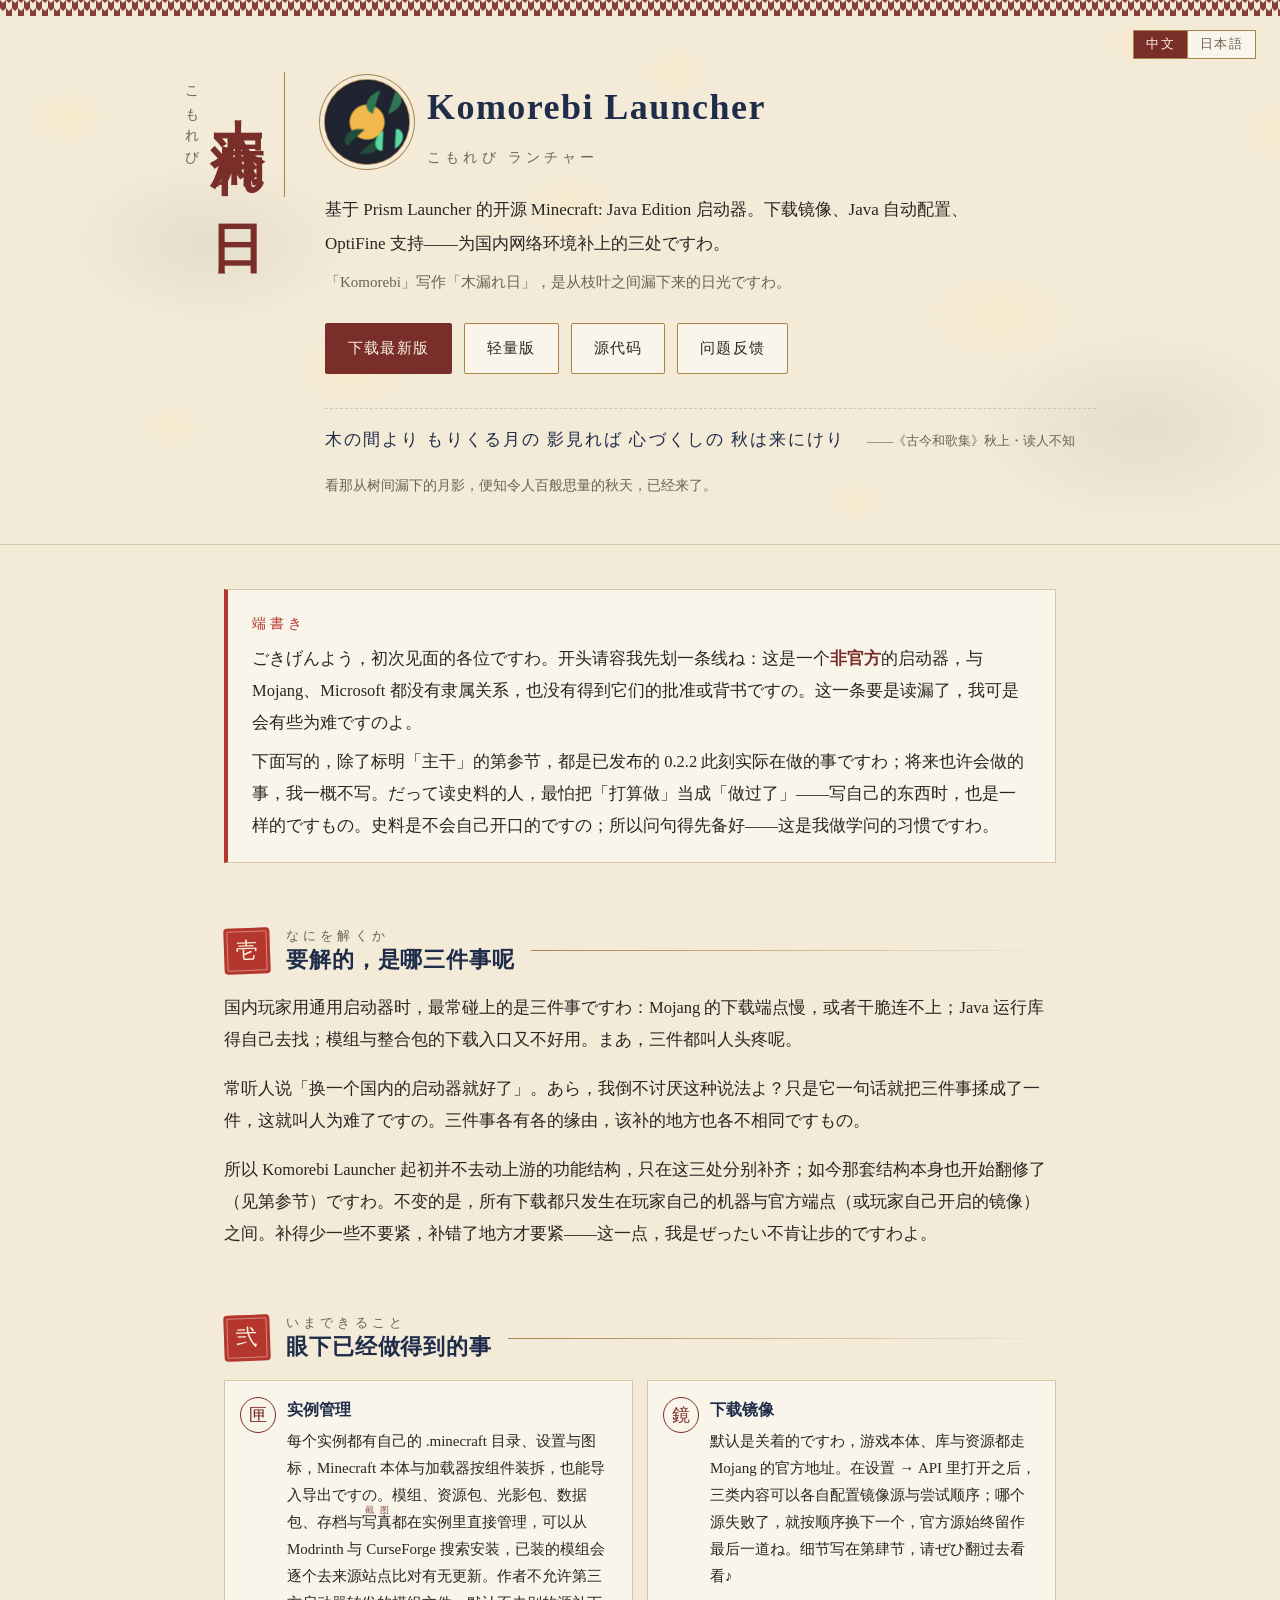
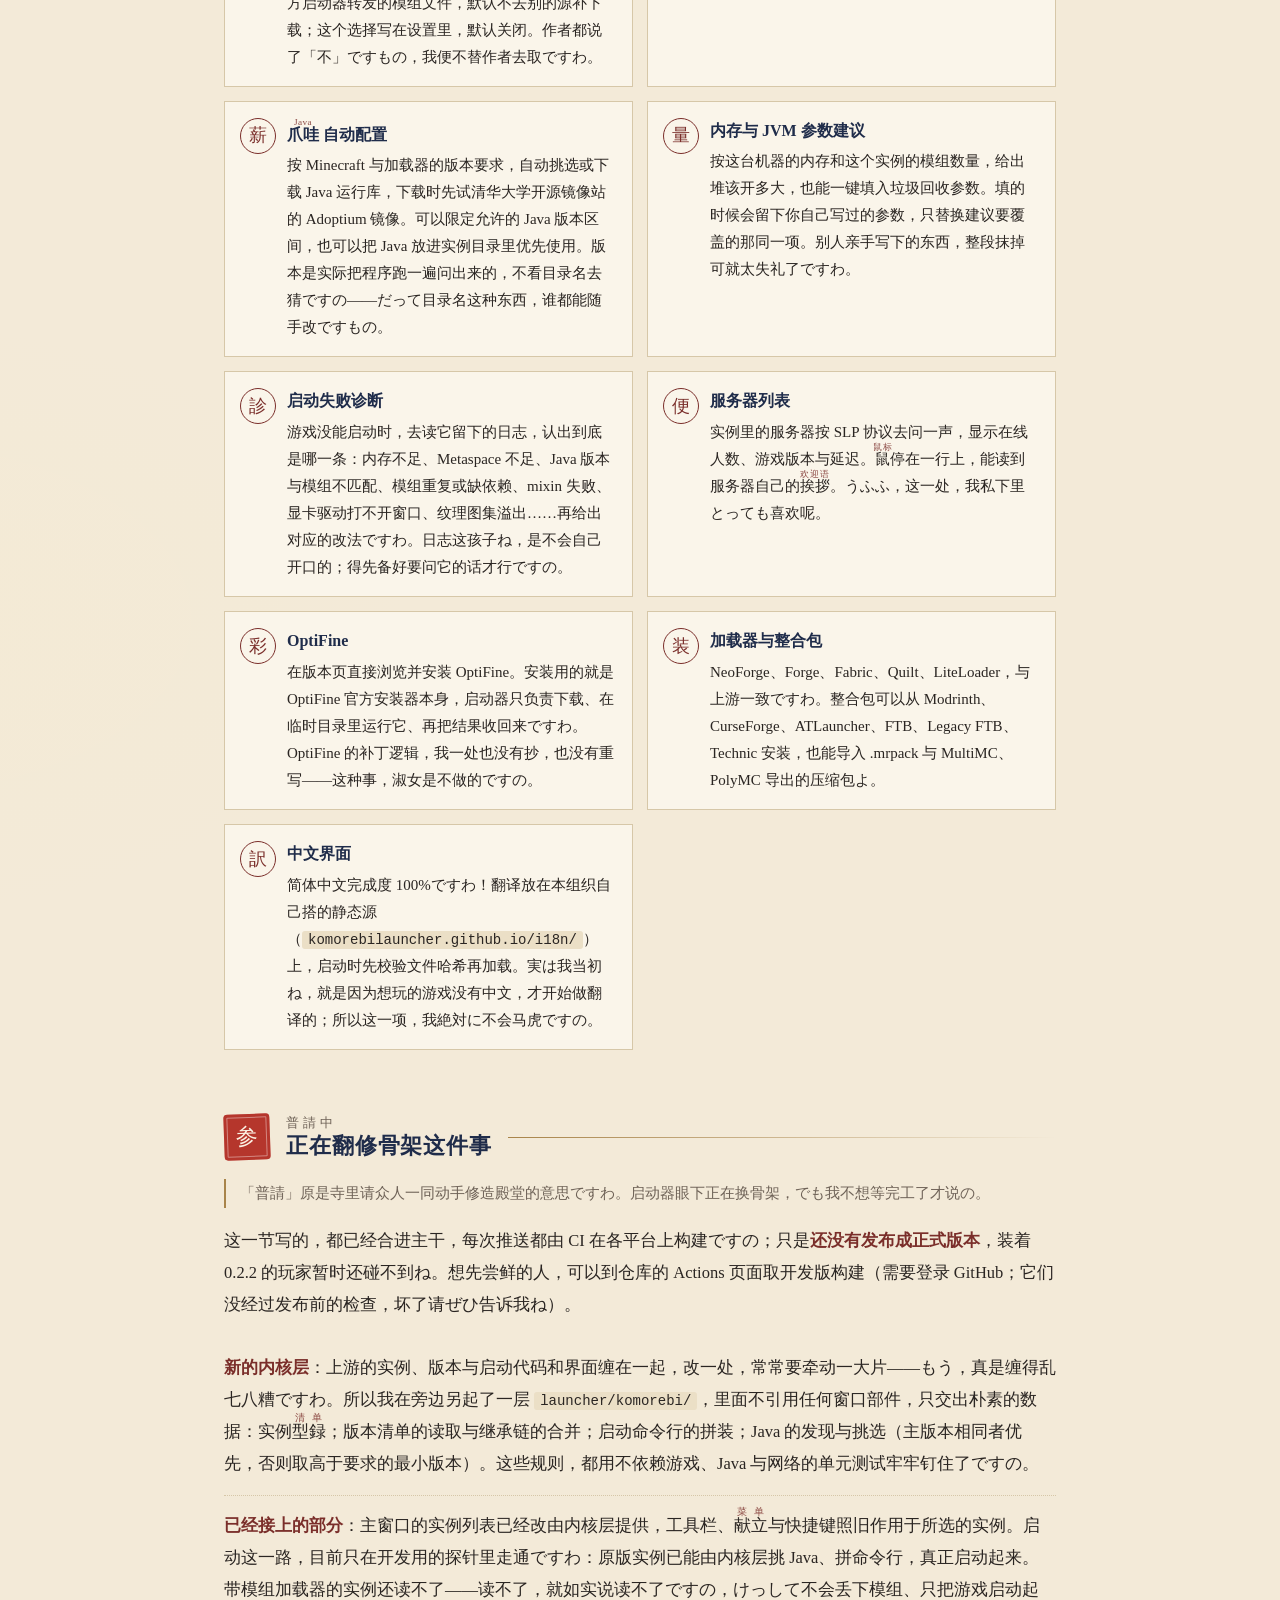
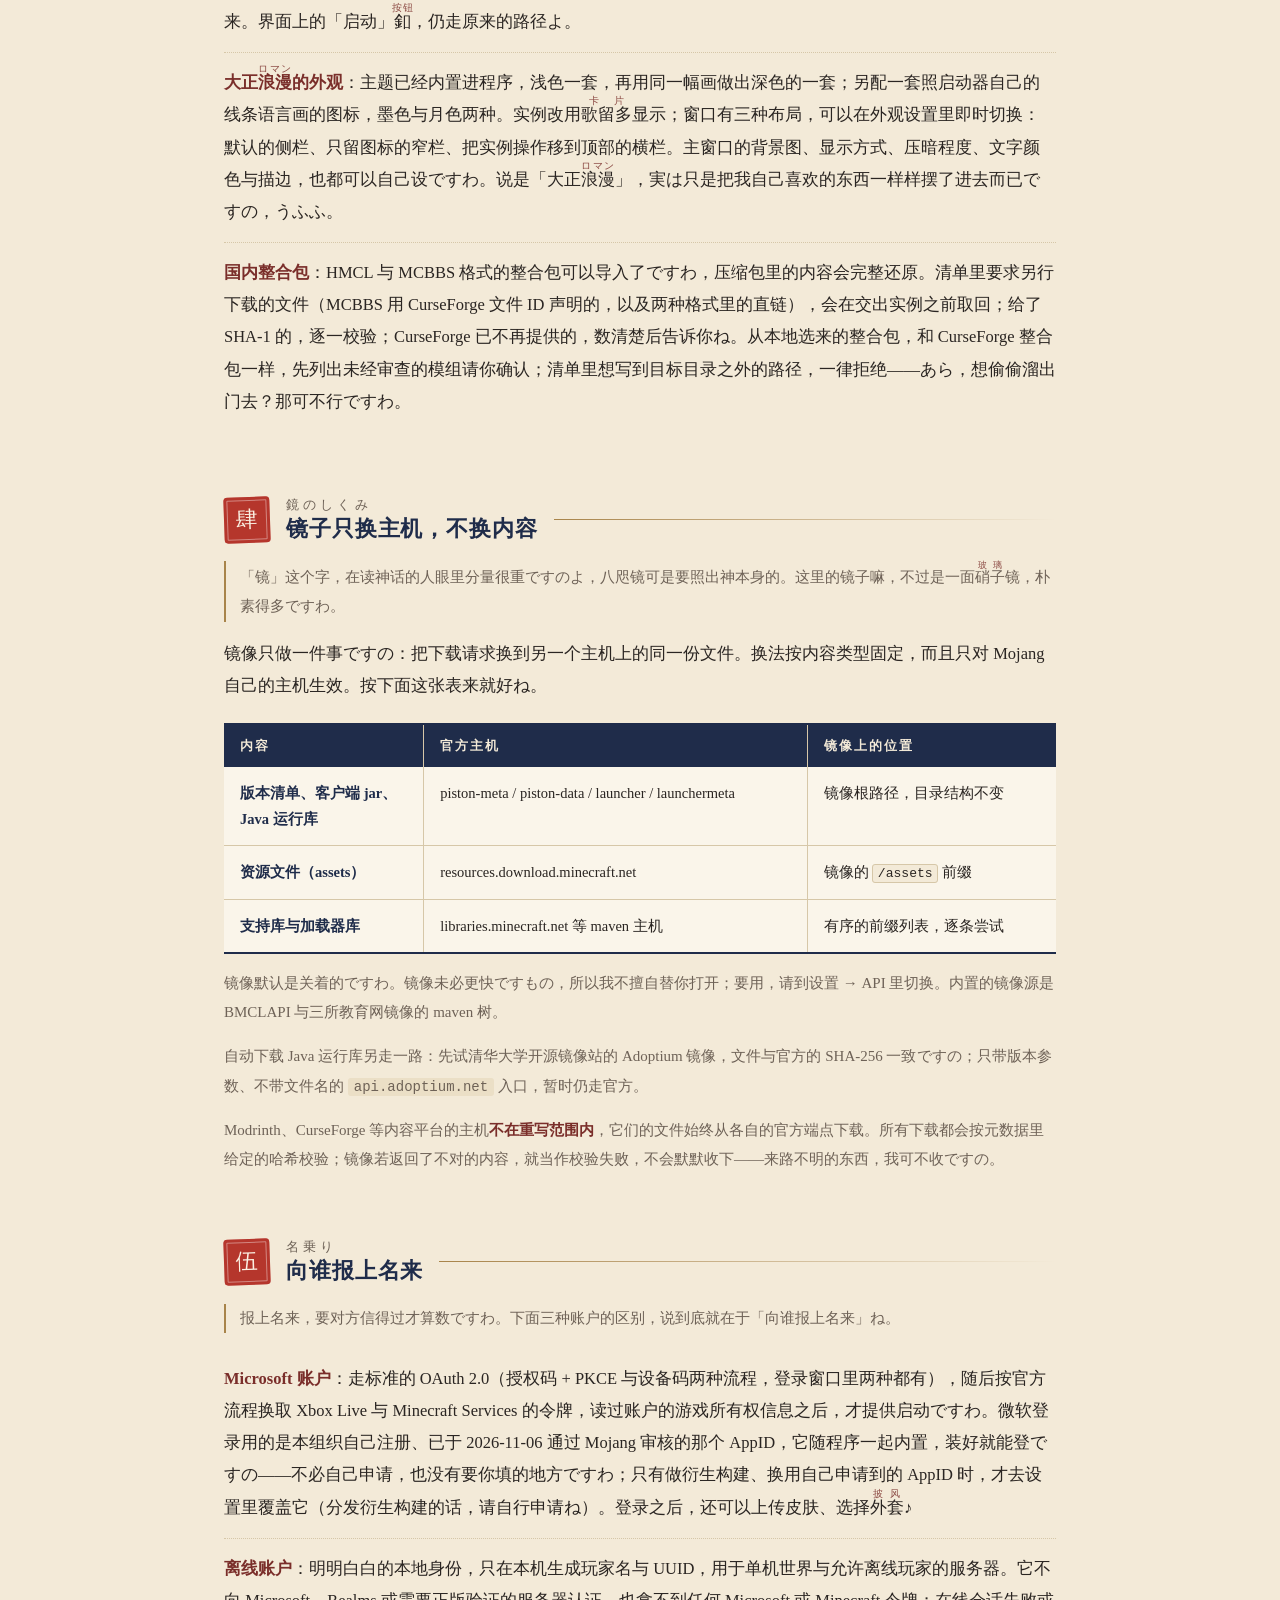
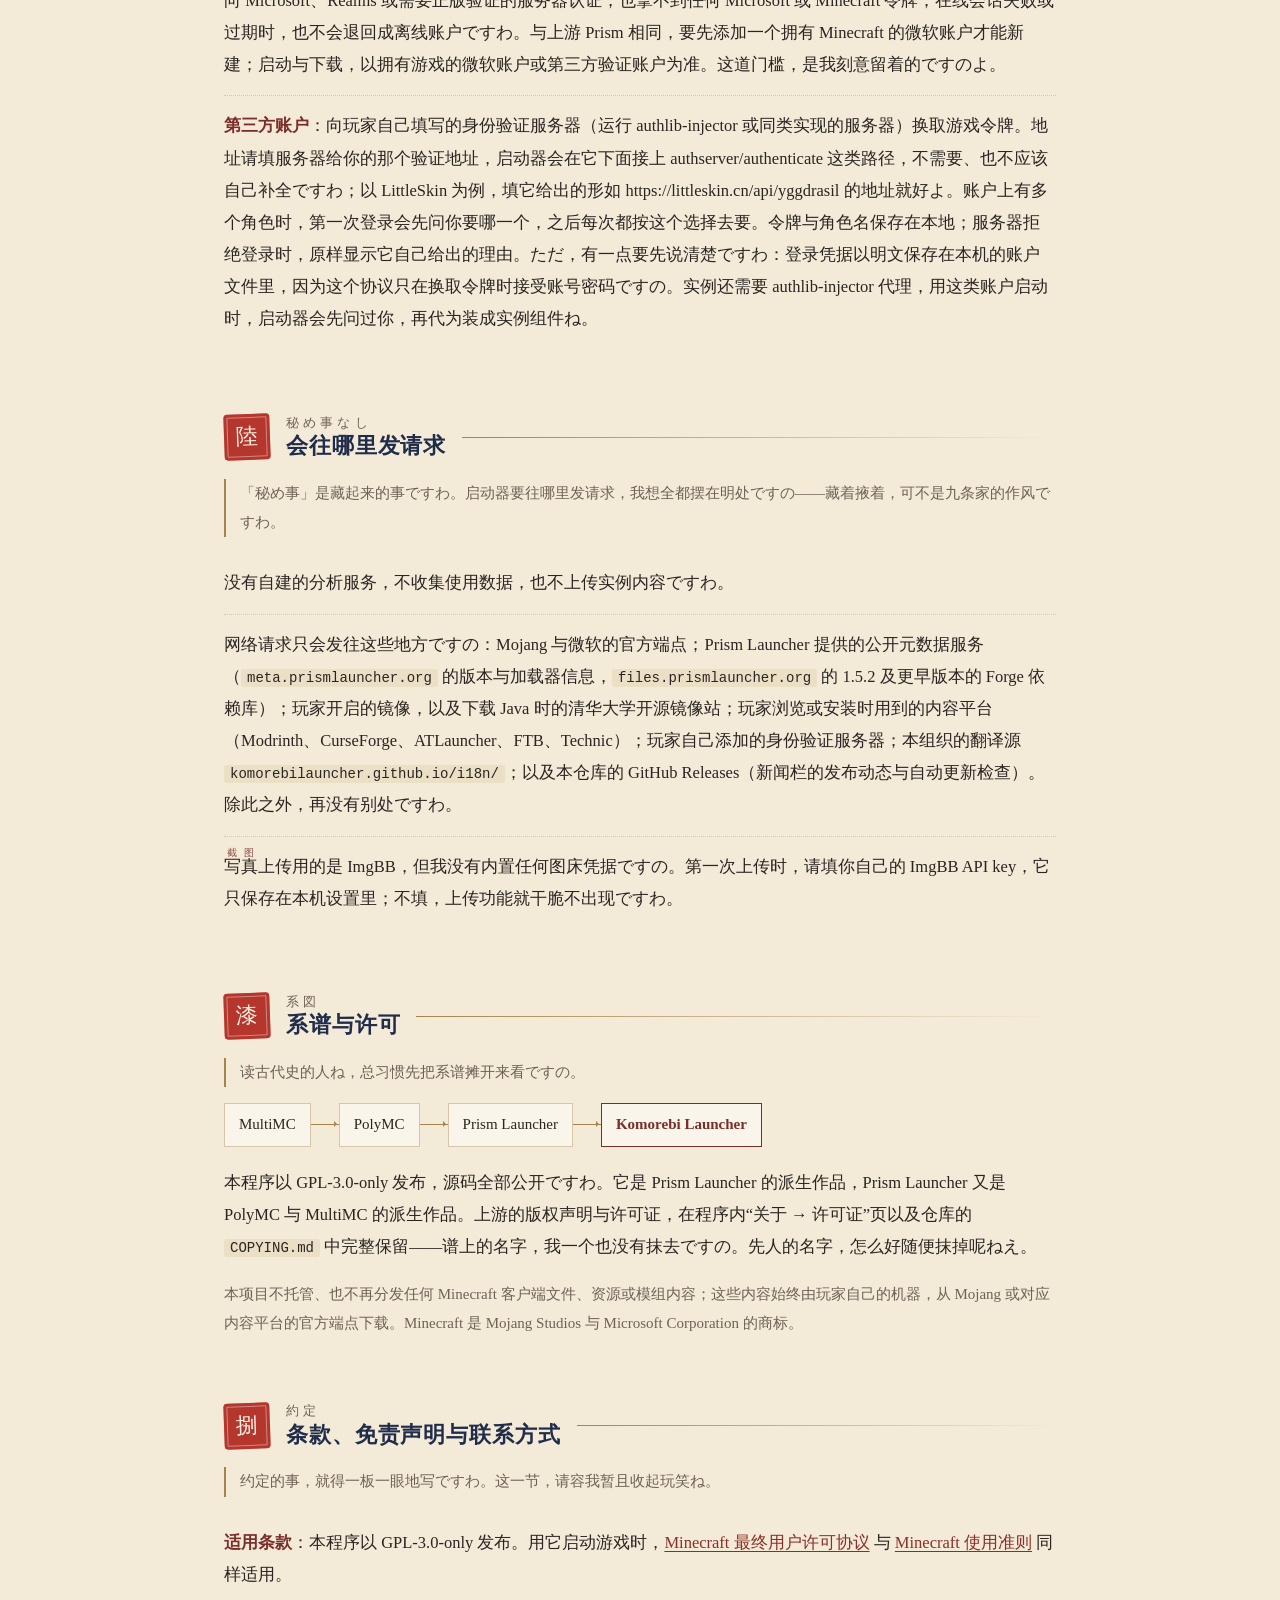
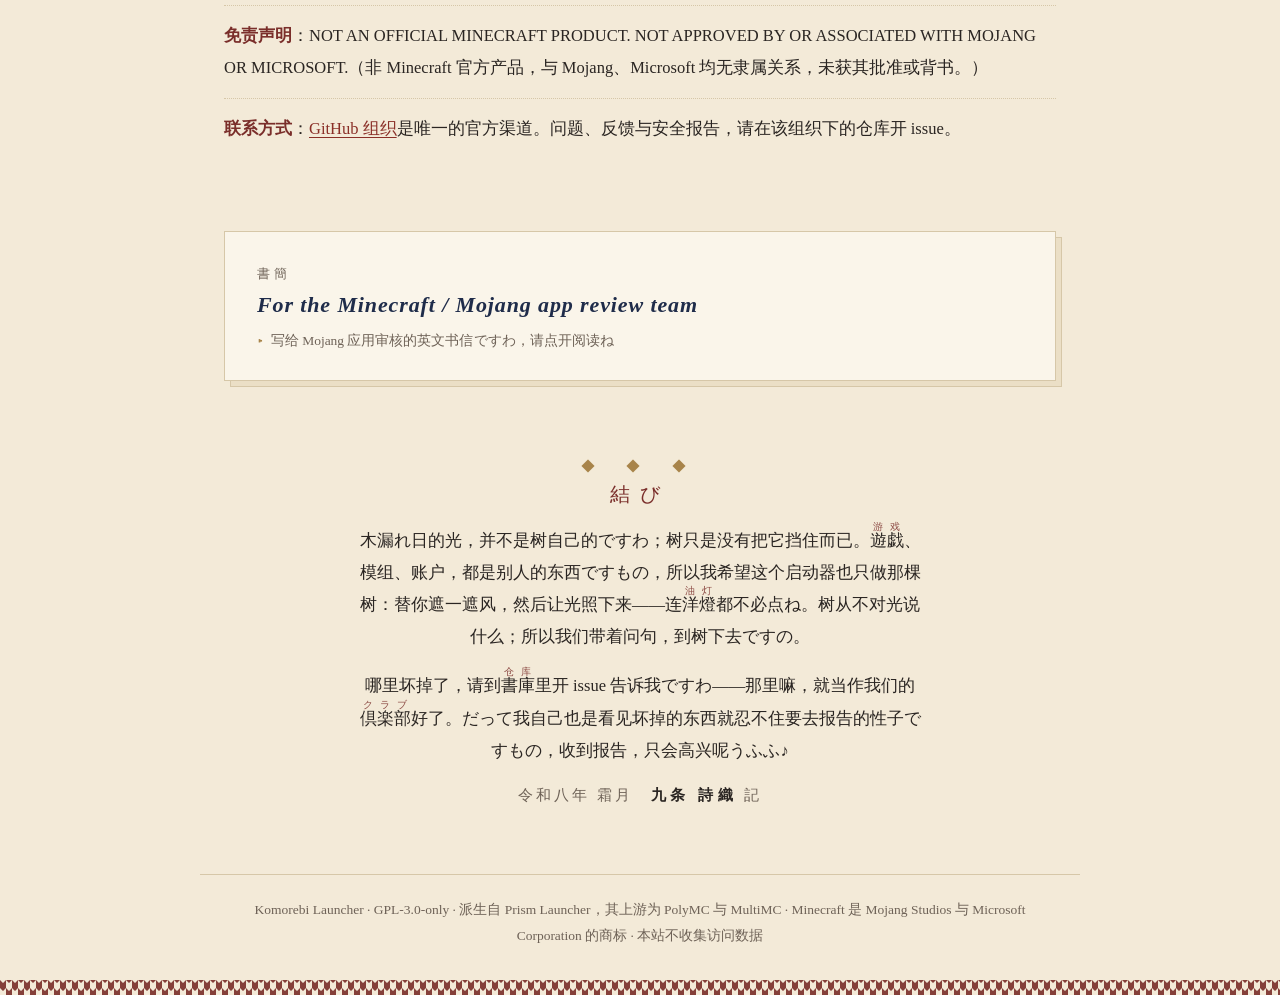
<file: index.html>
<!DOCTYPE html>
<html lang="zh-CN">
<head>
<meta charset="utf-8">
<meta name="viewport" content="width=device-width, initial-scale=1">
<title>Komorebi Launcher — 面向国内网络环境的开源 Minecraft 启动器</title>
<meta name="description" content="Komorebi Launcher 是基于 Prism Launcher 的开源 Minecraft: Java Edition 启动器，面向国内网络环境，提供下载镜像、Java 自动配置、OptiFine 安装与多种账户方式。">
<meta name="color-scheme" content="light dark">
<link rel="icon" href="assets/KomorebiLauncher.ico">
<link rel="alternate" hreflang="zh-CN" href="https://komorebilauncher.github.io/">
<link rel="alternate" hreflang="ja" href="https://komorebilauncher.github.io/ja/">
<link rel="stylesheet" href="assets/site.css">
</head>
<body>

<div class="yagasuri" aria-hidden="true"></div>

<header>
  <nav class="lang" aria-label="语言 / 言語">
    <a href="./" lang="zh-CN" aria-current="page">中文</a><a href="ja/" lang="ja" hreflang="ja">日本語</a>
  </nav>
  <div class="komorebi" aria-hidden="true"></div>
  <div class="komorebi b" aria-hidden="true"></div>
  <div class="hero">
    <p class="tategaki" lang="ja" aria-hidden="true">木漏れ日<small>こもれび</small></p>
    <div>
      <div class="brand">
        <div class="crest"><img src="assets/KomorebiLauncher.ico" alt="Komorebi Launcher 图标" width="60" height="60"></div>
        <div>
          <h1>Komorebi Launcher</h1>
          <p class="kana" lang="ja">こもれび ランチャー</p>
        </div>
      </div>
      <p class="tag">基于 Prism Launcher 的开源 Minecraft: Java Edition 启动器。下载镜像、Java 自动配置、OptiFine 支持——为国内网络环境补上的三处<span lang="ja">ですわ</span>。</p>
      <p class="meaning">「Komorebi」写作「<span lang="ja">木漏れ日</span>」，是从枝叶之间漏下来的日光<span lang="ja">ですわ</span>。</p>
      <div class="buttons">
        <a class="button primary" href="https://github.com/KomorebiLauncher/KomorebiLauncher/releases">下载最新版</a>
        <a class="button" href="lite/">轻量版</a>
        <a class="button" href="https://github.com/KomorebiLauncher/KomorebiLauncher">源代码</a>
        <a class="button" href="https://github.com/KomorebiLauncher/KomorebiLauncher/issues">问题反馈</a>
      </div>
      <div class="waka">
        <span class="uta" lang="ja">木の間より もりくる月の 影見れば 心づくしの 秋は来にけり</span>
        <span class="src">——《古今和歌集》秋上・读人不知</span>
        <span class="yaku">看那从树间漏下的月影，便知令人百般思量的秋天，已经来了。</span>
      </div>
    </div>
  </div>
</header>

<main>

<div class="hashigaki">
  <div class="label" lang="ja">端書き</div>
  <p><span lang="ja">ごきげんよう</span>，初次见面的各位<span lang="ja">ですわ</span>。开头请容我先划一条线<span lang="ja">ね</span>：这是一个<strong>非官方</strong>的启动器，与 Mojang、Microsoft 都没有隶属关系，也没有得到它们的批准或背书<span lang="ja">ですの</span>。这一条要是读漏了，我可是会有些为难<span lang="ja">ですのよ</span>。</p>
  <p>下面写的，除了标明「主干」的第参节，都是已发布的 0.2.2 此刻实际在做的事<span lang="ja">ですわ</span>；将来也许会做的事，我一概不写。<span lang="ja">だって</span>读史料的人，最怕把「打算做」当成「做过了」——写自己的东西时，也是一样的<span lang="ja">ですもの</span>。史料是不会自己开口的<span lang="ja">ですの</span>；所以问句得先备好——这是我做学问的习惯<span lang="ja">ですわ</span>。</p>
</div>

<section id="why">
  <div class="sec-head"><span class="seal" lang="ja">壱</span><h2><span class="jp" lang="ja">なにを解くか</span>要解的，是哪三件事呢</h2></div>
  <p>国内玩家用通用启动器时，最常碰上的是三件事<span lang="ja">ですわ</span>：Mojang 的下载端点慢，或者干脆连不上；Java 运行库得自己去找；模组与整合包的下载入口又不好用。<span lang="ja">まあ</span>，三件都叫人头疼呢。</p>
  <p>常听人说「换一个国内的启动器就好了」。<span lang="ja">あら</span>，我倒不讨厌这种说法<span lang="ja">よ</span>？只是它一句话就把三件事揉成了一件，这就叫人为难了<span lang="ja">ですの</span>。三件事各有各的缘由，该补的地方也各不相同<span lang="ja">ですもの</span>。</p>
  <p>所以 Komorebi Launcher 起初并不去动上游的功能结构，只在这三处分别补齐；如今那套结构本身也开始翻修了（见第参节）<span lang="ja">ですわ</span>。不变的是，所有下载都只发生在玩家自己的机器与官方端点（或玩家自己开启的镜像）之间。补得少一些不要紧，补错了地方才要紧——这一点，我是<span lang="ja">ぜったい</span>不肯让步的<span lang="ja">ですわよ</span>。</p>
</section>

<section id="features">
  <div class="sec-head"><span class="seal" lang="ja">弐</span><h2><span class="jp" lang="ja">いまできること</span>眼下已经做得到的事</h2></div>
  <ul class="features">
    <li data-k="匣"><strong>实例管理</strong>每个实例都有自己的 .minecraft 目录、设置与图标，Minecraft 本体与加载器按组件装拆，也能导入导出<span lang="ja">ですの</span>。模组、资源包、光影包、数据包、存档与<ruby lang="ja">写真<rt>截图</rt></ruby>都在实例里直接管理，可以从 Modrinth 与 CurseForge 搜索安装，已装的模组会逐个去来源站点比对有无更新。作者不允许第三方启动器转发的模组文件，默认不去别的源补下载；这个选择写在设置里，默认关闭。作者都说了「不」<span lang="ja">ですもの</span>，我便不替作者去取<span lang="ja">ですわ</span>。</li>
    <li data-k="鏡"><strong>下载镜像</strong>默认是关着的<span lang="ja">ですわ</span>，游戏本体、库与资源都走 Mojang 的官方地址。在设置 → API 里打开之后，三类内容可以各自配置镜像源与尝试顺序；哪个源失败了，就按顺序换下一个，官方源始终留作最后一道<span lang="ja">ね</span>。细节写在第肆节，请<span lang="ja">ぜひ</span>翻过去看看♪</li>
    <li data-k="薪"><strong><ruby lang="ja">爪哇<rt>Java</rt></ruby> 自动配置</strong>按 Minecraft 与加载器的版本要求，自动挑选或下载 Java 运行库，下载时先试清华大学开源镜像站的 Adoptium 镜像。可以限定允许的 Java 版本区间，也可以把 Java 放进实例目录里优先使用。版本是实际把程序跑一遍问出来的，不看目录名去猜<span lang="ja">ですの</span>——<span lang="ja">だって</span>目录名这种东西，谁都能随手改<span lang="ja">ですもの</span>。</li>
    <li data-k="量"><strong>内存与 JVM 参数建议</strong>按这台机器的内存和这个实例的模组数量，给出堆该开多大，也能一键填入垃圾回收参数。填的时候会留下你自己写过的参数，只替换建议要覆盖的那同一项。别人亲手写下的东西，整段抹掉可就太失礼了<span lang="ja">ですわ</span>。</li>
    <li data-k="診"><strong>启动失败诊断</strong>游戏没能启动时，去读它留下的日志，认出到底是哪一条：内存不足、Metaspace 不足、Java 版本与模组不匹配、模组重复或缺依赖、mixin 失败、显卡驱动打不开窗口、纹理图集溢出……再给出对应的改法<span lang="ja">ですわ</span>。日志这孩子<span lang="ja">ね</span>，是不会自己开口的；得先备好要问它的话才行<span lang="ja">ですの</span>。</li>
    <li data-k="便"><strong>服务器列表</strong>实例里的服务器按 SLP 协议去问一声，显示在线人数、游戏版本与延迟。<ruby lang="ja">鼠<rt>鼠标</rt></ruby>停在一行上，能读到服务器自己的<ruby lang="ja">挨拶<rt>欢迎语</rt></ruby>。<span lang="ja">うふふ</span>，这一处，我私下里<span lang="ja">とっても</span>喜欢呢。</li>
    <li data-k="彩"><strong>OptiFine</strong>在版本页直接浏览并安装 OptiFine。安装用的就是 OptiFine 官方安装器本身，启动器只负责下载、在临时目录里运行它、再把结果收回来<span lang="ja">ですわ</span>。OptiFine 的补丁逻辑，我一处也没有抄，也没有重写——这种事，淑女是不做的<span lang="ja">ですの</span>。</li>
    <li data-k="装"><strong>加载器与整合包</strong>NeoForge、Forge、Fabric、Quilt、LiteLoader，与上游一致<span lang="ja">ですわ</span>。整合包可以从 Modrinth、CurseForge、ATLauncher、FTB、Legacy FTB、Technic 安装，也能导入 .mrpack 与 MultiMC、PolyMC 导出的压缩包<span lang="ja">よ</span>。</li>
    <li data-k="訳"><strong>中文界面</strong>简体中文完成度 100%<span lang="ja">ですわ</span>！翻译放在本组织自己搭的静态源（<code>komorebilauncher.github.io/i18n/</code>）上，启动时先校验文件哈希再加载。<span lang="ja">実は</span>我当初<span lang="ja">ね</span>，就是因为想玩的游戏没有中文，才开始做翻译的；所以这一项，我<span lang="ja">絶対に</span>不会马虎<span lang="ja">ですの</span>。</li>
  </ul>
</section>

<section id="fushin">
  <div class="sec-head"><span class="seal" lang="ja">参</span><h2><span class="jp" lang="ja">普請中</span>正在翻修骨架这件事</h2></div>
  <p class="aside">「普請」原是寺里请众人一同动手修造殿堂的意思<span lang="ja">ですわ</span>。启动器眼下正在换骨架，<span lang="ja">でも</span>我不想等完工了才说<span lang="ja">の</span>。</p>
  <p>这一节写的，都已经合进主干，每次推送都由 CI 在各平台上构建<span lang="ja">ですの</span>；只是<strong>还没有发布成正式版本</strong>，装着 0.2.2 的玩家暂时还碰不到<span lang="ja">ね</span>。想先尝鲜的人，可以到仓库的 Actions 页面取开发版构建（需要登录 GitHub；它们没经过发布前的检查，坏了请<span lang="ja">ぜひ</span>告诉我<span lang="ja">ね</span>）。</p>
  <ul class="roll">
    <li><strong>新的内核层</strong>：上游的实例、版本与启动代码和界面缠在一起，改一处，常常要牵动一大片——<span lang="ja">もう</span>，真是缠得乱七八糟<span lang="ja">ですわ</span>。所以我在旁边另起了一层 <code>launcher/komorebi/</code>，里面不引用任何窗口部件，只交出朴素的数据：实例<ruby lang="ja">型録<rt>清单</rt></ruby>；版本清单的读取与继承链的合并；启动命令行的拼装；Java 的发现与挑选（主版本相同者优先，否则取高于要求的最小版本）。这些规则，都用不依赖游戏、Java 与网络的单元测试牢牢钉住了<span lang="ja">ですの</span>。</li>
    <li><strong>已经接上的部分</strong>：主窗口的实例列表已经改由内核层提供，工具栏、<ruby lang="ja">献立<rt>菜单</rt></ruby>与快捷键照旧作用于所选的实例。启动这一路，目前只在开发用的探针里走通<span lang="ja">ですわ</span>：原版实例已能由内核层挑 Java、拼命令行，真正启动起来。带模组加载器的实例还读不了——读不了，就如实说读不了<span lang="ja">ですの</span>，<span lang="ja">けっして</span>不会丢下模组、只把游戏启动起来。界面上的「启动」<ruby lang="ja">釦<rt>按钮</rt></ruby>，仍走原来的路径<span lang="ja">よ</span>。</li>
    <li><strong>大正<ruby lang="ja">浪漫<rt>ロマン</rt></ruby>的外观</strong>：主题已经内置进程序，浅色一套，再用同一幅画做出深色的一套；另配一套照启动器自己的线条语言画的图标，墨色与月色两种。实例改用<ruby lang="ja">歌留多<rt>卡片</rt></ruby>显示；窗口有三种布局，可以在外观设置里即时切换：默认的侧栏、只留图标的窄栏、把实例操作移到顶部的横栏。主窗口的背景图、显示方式、压暗程度、文字颜色与描边，也都可以自己设<span lang="ja">ですわ</span>。说是「大正<ruby lang="ja">浪漫<rt>ロマン</rt></ruby>」，<span lang="ja">実は</span>只是把我自己喜欢的东西一样样摆了进去而已<span lang="ja">ですの</span>，<span lang="ja">うふふ</span>。</li>
    <li><strong>国内整合包</strong>：HMCL 与 MCBBS 格式的整合包可以导入了<span lang="ja">ですわ</span>，压缩包里的内容会完整还原。清单里要求另行下载的文件（MCBBS 用 CurseForge 文件 ID 声明的，以及两种格式里的直链），会在交出实例之前取回；给了 SHA-1 的，逐一校验；CurseForge 已不再提供的，数清楚后告诉你<span lang="ja">ね</span>。从本地选来的整合包，和 CurseForge 整合包一样，先列出未经审查的模组请你确认；清单里想写到目标目录之外的路径，一律拒绝——<span lang="ja">あら</span>，想偷偷溜出门去？那可不行<span lang="ja">ですわ</span>。</li>
  </ul>
</section>

<section id="mirror">
  <div class="sec-head"><span class="seal" lang="ja">肆</span><h2><span class="jp" lang="ja">鏡のしくみ</span>镜子只换主机，不换内容</h2></div>
  <p class="aside">「镜」这个字，在读神话的人眼里分量很重<span lang="ja">ですのよ</span>，八咫镜可是要照出神本身的。这里的镜子嘛，不过是一面<ruby lang="ja">硝子<rt>玻璃</rt></ruby>镜，朴素得多<span lang="ja">ですわ</span>。</p>
  <p>镜像只做一件事<span lang="ja">ですの</span>：把下载请求换到另一个主机上的同一份文件。换法按内容类型固定，而且只对 Mojang 自己的主机生效。按下面这张表来就好<span lang="ja">ね</span>。</p>
  <div class="ledger-wrap">
  <table class="ledger">
    <tr><th>内容</th><th>官方主机</th><th>镜像上的位置</th></tr>
    <tr><td>版本清单、客户端 jar、Java 运行库</td><td>piston-meta / piston-data / launcher / launchermeta</td><td>镜像根路径，目录结构不变</td></tr>
    <tr><td>资源文件（assets）</td><td>resources.download.minecraft.net</td><td>镜像的 <code>/assets</code> 前缀</td></tr>
    <tr><td>支持库与加载器库</td><td>libraries.minecraft.net 等 maven 主机</td><td>有序的前缀列表，逐条尝试</td></tr>
  </table>
  </div>
  <p class="note">镜像默认是关着的<span lang="ja">ですわ</span>。镜像未必更快<span lang="ja">ですもの</span>，所以我不擅自替你打开；要用，请到设置 → API 里切换。内置的镜像源是 BMCLAPI 与三所教育网镜像的 maven 树。</p>
  <p class="note">自动下载 Java 运行库另走一路：先试清华大学开源镜像站的 Adoptium 镜像，文件与官方的 SHA-256 一致<span lang="ja">ですの</span>；只带版本参数、不带文件名的 <code>api.adoptium.net</code> 入口，暂时仍走官方。</p>
  <p class="note">Modrinth、CurseForge 等内容平台的主机<strong>不在重写范围内</strong>，它们的文件始终从各自的官方端点下载。所有下载都会按元数据里给定的哈希校验；镜像若返回了不对的内容，就当作校验失败，不会默默收下——来路不明的东西，我可不收<span lang="ja">ですの</span>。</p>
</section>

<section id="accounts">
  <div class="sec-head"><span class="seal" lang="ja">伍</span><h2><span class="jp" lang="ja">名乗り</span>向谁报上名来</h2></div>
  <p class="aside">报上名来，要对方信得过才算数<span lang="ja">ですわ</span>。下面三种账户的区别，说到底就在于「向谁报上名来」<span lang="ja">ね</span>。</p>
  <ul class="roll">
    <li><strong>Microsoft 账户</strong>：走标准的 OAuth 2.0（授权码 + PKCE 与设备码两种流程，登录窗口里两种都有），随后按官方流程换取 Xbox Live 与 Minecraft Services 的令牌，读过账户的游戏所有权信息之后，才提供启动<span lang="ja">ですわ</span>。微软登录用的是本组织自己注册、已于 2026-11-06 通过 Mojang 审核的那个 AppID，它随程序一起内置，装好就能登<span lang="ja">ですの</span>——不必自己申请，也没有要你填的地方<span lang="ja">ですわ</span>；只有做衍生构建、换用自己申请到的 AppID 时，才去设置里覆盖它（分发衍生构建的话，请自行申请<span lang="ja">ね</span>）。登录之后，还可以上传皮肤、选择<ruby lang="ja">外套<rt>披风</rt></ruby>♪</li>
    <li><strong>离线账户</strong>：明明白白的本地身份，只在本机生成玩家名与 UUID，用于单机世界与允许离线玩家的服务器。它不向 Microsoft、Realms 或需要正版验证的服务器认证，也拿不到任何 Microsoft 或 Minecraft 令牌；在线会话失败或过期时，也不会退回成离线账户<span lang="ja">ですわ</span>。与上游 Prism 相同，要先添加一个拥有 Minecraft 的微软账户才能新建；启动与下载，以拥有游戏的微软账户或第三方验证账户为准。这道门槛，是我刻意留着的<span lang="ja">ですのよ</span>。</li>
    <li><strong>第三方账户</strong>：向玩家自己填写的身份验证服务器（运行 authlib-injector 或同类实现的服务器）换取游戏令牌。地址请填服务器给你的那个验证地址，启动器会在它下面接上 authserver/authenticate 这类路径，不需要、也不应该自己补全<span lang="ja">ですわ</span>；以 LittleSkin 为例，填它给出的形如 https://littleskin.cn/api/yggdrasil 的地址就好<span lang="ja">よ</span>。账户上有多个角色时，第一次登录会先问你要哪一个，之后每次都按这个选择去要。令牌与角色名保存在本地；服务器拒绝登录时，原样显示它自己给出的理由。<span lang="ja">ただ</span>，有一点要先说清楚<span lang="ja">ですわ</span>：登录凭据以明文保存在本机的账户文件里，因为这个协议只在换取令牌时接受账号密码<span lang="ja">ですの</span>。实例还需要 authlib-injector 代理，用这类账户启动时，启动器会先问过你，再代为装成实例组件<span lang="ja">ね</span>。</li>
  </ul>
</section>

<section id="privacy">
  <div class="sec-head"><span class="seal" lang="ja">陸</span><h2><span class="jp" lang="ja">秘め事なし</span>会往哪里发请求</h2></div>
  <p class="aside">「秘め事」是藏起来的事<span lang="ja">ですわ</span>。启动器要往哪里发请求，我想全都摆在明处<span lang="ja">ですの</span>——藏着掖着，可不是九条家的作风<span lang="ja">ですわ</span>。</p>
  <ul class="roll">
    <li>没有自建的分析服务，不收集使用数据，也不上传实例内容<span lang="ja">ですわ</span>。</li>
    <li>网络请求只会发往这些地方<span lang="ja">ですの</span>：Mojang 与微软的官方端点；Prism Launcher 提供的公开元数据服务（<code>meta.prismlauncher.org</code> 的版本与加载器信息，<code>files.prismlauncher.org</code> 的 1.5.2 及更早版本的 Forge 依赖库）；玩家开启的镜像，以及下载 Java 时的清华大学开源镜像站；玩家浏览或安装时用到的内容平台（Modrinth、CurseForge、ATLauncher、FTB、Technic）；玩家自己添加的身份验证服务器；本组织的翻译源 <code>komorebilauncher.github.io/i18n/</code>；以及本仓库的 GitHub Releases（新闻栏的发布动态与自动更新检查）。除此之外，再没有别处<span lang="ja">ですわ</span>。</li>
    <li><ruby lang="ja">写真<rt>截图</rt></ruby>上传用的是 ImgBB，但我没有内置任何图床凭据<span lang="ja">ですの</span>。第一次上传时，请填你自己的 ImgBB API key，它只保存在本机设置里；不填，上传功能就干脆不出现<span lang="ja">ですわ</span>。</li>
  </ul>
</section>

<section id="license">
  <div class="sec-head"><span class="seal" lang="ja">漆</span><h2><span class="jp" lang="ja">系図</span>系谱与许可</h2></div>
  <p class="aside">读古代史的人<span lang="ja">ね</span>，总习惯先把系谱摊开来看<span lang="ja">ですの</span>。</p>
  <div class="keizu" role="img" aria-label="派生关系：MultiMC、PolyMC、Prism Launcher、Komorebi Launcher">
    <span>MultiMC</span><i></i><span>PolyMC</span><i></i><span>Prism Launcher</span><i></i><span class="self">Komorebi Launcher</span>
  </div>
  <p>本程序以 GPL-3.0-only 发布，源码全部公开<span lang="ja">ですわ</span>。它是 Prism Launcher 的派生作品，Prism Launcher 又是 PolyMC 与 MultiMC 的派生作品。上游的版权声明与许可证，在程序内“关于 → 许可证”页以及仓库的 <code>COPYING.md</code> 中完整保留——谱上的名字，我一个也没有抹去<span lang="ja">ですの</span>。先人的名字，怎么好随便抹掉呢<span lang="ja">ねえ</span>。</p>
  <p class="note">本项目不托管、也不再分发任何 Minecraft 客户端文件、资源或模组内容；这些内容始终由玩家自己的机器，从 Mojang 或对应内容平台的官方端点下载。Minecraft 是 Mojang Studios 与 Microsoft Corporation 的商标。</p>
</section>

<section id="terms">
  <div class="sec-head"><span class="seal" lang="ja">捌</span><h2><span class="jp" lang="ja">約定</span>条款、免责声明与联系方式</h2></div>
  <p class="aside">约定的事，就得一板一眼地写<span lang="ja">ですわ</span>。这一节，请容我暂且收起玩笑<span lang="ja">ね</span>。</p>
  <ul class="roll">
    <li><strong>适用条款</strong>：本程序以 GPL-3.0-only 发布。用它启动游戏时，<a href="https://www.minecraft.net/en-us/eula">Minecraft 最终用户许可协议</a> 与 <a href="https://www.minecraft.net/en-us/usage-guidelines">Minecraft 使用准则</a> 同样适用。</li>
    <li><strong>免责声明</strong>：NOT AN OFFICIAL MINECRAFT PRODUCT. NOT APPROVED BY OR ASSOCIATED WITH MOJANG OR MICROSOFT.（非 Minecraft 官方产品，与 Mojang、Microsoft 均无隶属关系，未获其批准或背书。）</li>
    <li><strong>联系方式</strong>：<a href="https://github.com/KomorebiLauncher">GitHub 组织</a>是唯一的官方渠道。问题、反馈与安全报告，请在该组织下的仓库开 issue。</li>
  </ul>
</section>

<details class="shokan" lang="en">
  <summary><span class="label" lang="ja">書簡</span><h2>For the Minecraft / Mojang app review team</h2><span class="hint" lang="zh-CN">写给 Mojang 应用审核的英文书信<span lang="ja">ですわ</span>，请点开阅读<span lang="ja">ね</span></span></summary>

  <p><strong>What this is.</strong> Komorebi Launcher is a free, open-source Minecraft: Java Edition launcher for players in mainland China, a GPL-3.0 derivative of Prism Launcher. Everything is published in the repository linked above; there is no closed or obfuscated component, and no binaries are hosted anywhere else.</p>

  <p><strong>Current status.</strong> Our own application (client) ID was approved by Mojang Enforcement on 2026-11-06, confirmed by completing the full chain against the live services rather than by reading the notification, which is a batch email that names no application. The approved ID is compiled into the launcher, so a player installs the program and signs in: nothing has to be registered or typed in. An override exists only for derivative builds that hold an application of their own. This section documents the design that approval applies to.</p>

  <p><strong>The authentication chain we implement.</strong> Authorization code with PKCE, or the device code flow, against the Microsoft identity platform. The launcher requests Xbox access, obtains the Xbox Live and XSTS tokens, exchanges them at <code>login_with_xbox</code>, and checks the player's Java profile and Minecraft license. A Microsoft account counts toward launching or downloading only when that check passes. The tokens it is issued are kept in the launcher's local account file so the player does not sign in on every launch, and are sent only to the official Microsoft, Xbox Live and Minecraft Services endpoints. It does not use those endpoints to obtain game content for redistribution.</p>

  <p><strong>Why our own ID rather than an existing one.</strong> Upstream Prism Launcher's source states that a derivative work must ship its own credentials. Using another project's application ID would attribute our traffic to them and leave them unable to revoke it; we hold our own.</p>

  <p><strong>Load on your servers and CDN.</strong> API calls happen only when a player opens an account, browses, or launches. One game file download per version per player, from Mojang's own endpoints. No crawling, no bulk indexing, no background polling, and no redistribution of downloaded files from our side — the mirrors we ship rewrite Mojang-hosted file URLs only, and are used solely by the individual player who enables them. (Separately, the Java runtime downloader prefers a university mirror of Eclipse Adoptium, whose files match Adoptium's published SHA-256.)</p>

  <p><strong>Local profiles, stated plainly.</strong> Offline profiles are explicitly local identities for singleplayer worlds and for servers that allow offline players. They do not authenticate to Microsoft, Realms, or servers that require online accounts, and they receive no Microsoft or Minecraft token. One can be created only after an account that owns Minecraft has been added, and a failed or expired Microsoft sign-in never falls back to an offline profile. Separately, a player may point the launcher at a server operator's own authentication service; that service is added by the player, never contacts Microsoft, and is not part of the Microsoft sign-in path.</p>

  <p><strong>Links.</strong> Source: <a href="https://github.com/KomorebiLauncher/KomorebiLauncher">github.com/KomorebiLauncher/KomorebiLauncher</a> · Releases: <a href="https://github.com/KomorebiLauncher/KomorebiLauncher/releases">/releases</a> · Contact: open an issue in the repository, or use the email given on the application form.</p>
</details>

<div class="musubi">
  <div class="orn" aria-hidden="true">◆ ◆ ◆</div>
  <h2><span class="jp" lang="ja">結び</span></h2>
  <p>木漏れ日的光，并不是树自己的<span lang="ja">ですわ</span>；树只是没有把它挡住而已。<ruby lang="ja">遊戯<rt>游戏</rt></ruby>、模组、账户，都是别人的东西<span lang="ja">ですもの</span>，所以我希望这个启动器也只做那棵树：替你遮一遮风，然后让光照下来——连<ruby lang="ja">洋燈<rt>油灯</rt></ruby>都不必点<span lang="ja">ね</span>。树从不对光说什么；所以我们带着问句，到树下去<span lang="ja">ですの</span>。</p>
  <p>哪里坏掉了，请到<ruby lang="ja">書庫<rt>仓库</rt></ruby>里开 issue 告诉我<span lang="ja">ですわ</span>——那里嘛，就当作我们的<ruby lang="ja">倶楽部<rt>クラブ</rt></ruby>好了。<span lang="ja">だって</span>我自己也是看见坏掉的东西就忍不住要去报告的性子<span lang="ja">ですもの</span>，收到报告，只会高兴呢<span lang="ja">うふふ</span>♪</p>
  <p class="sign" lang="ja">令和八年 霜月　<b>九条 詩織</b> 記</p>
</div>

</main>

<footer>
  <div class="inner">
    Komorebi Launcher · GPL-3.0-only · 派生自 Prism Launcher，其上游为 PolyMC 与 MultiMC · Minecraft 是 Mojang Studios 与 Microsoft Corporation 的商标 · 本站不收集访问数据
  </div>
  <div class="yagasuri" aria-hidden="true"></div>
</footer>

</body>
</html>
</file>
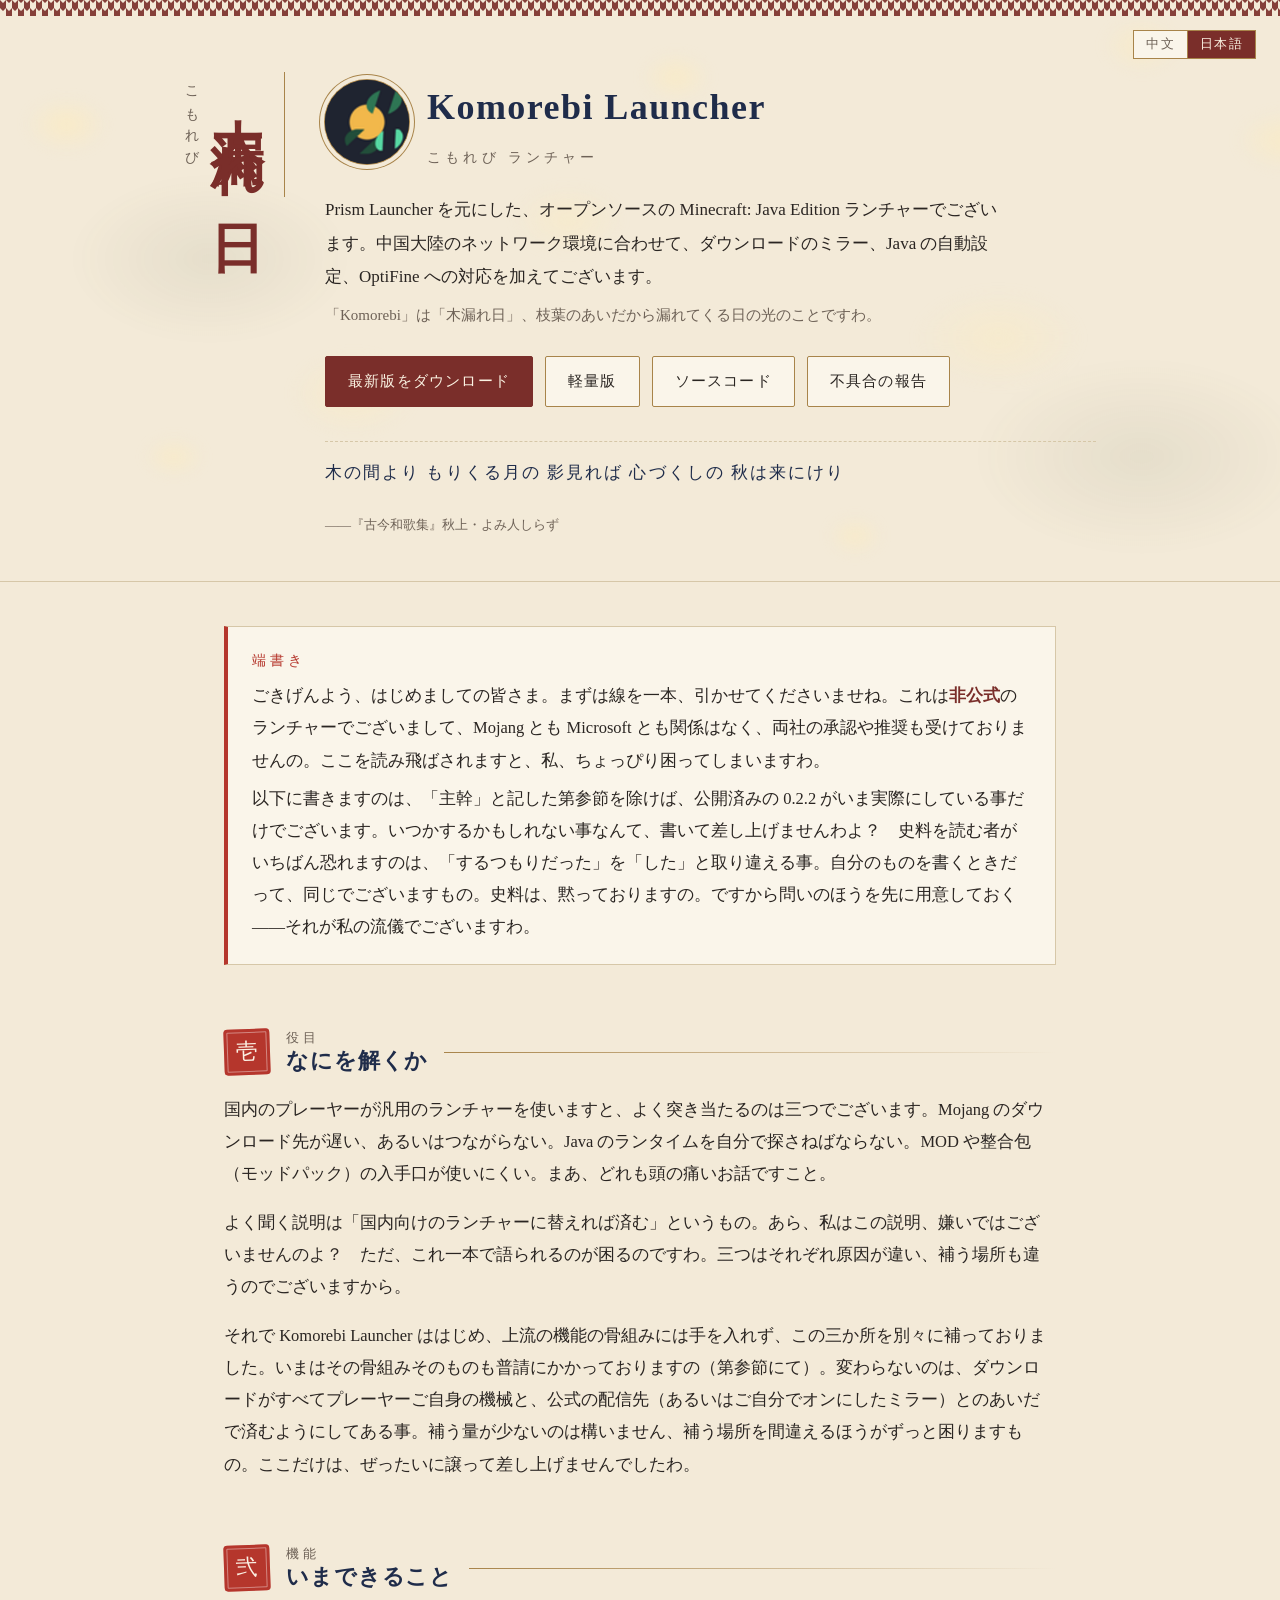
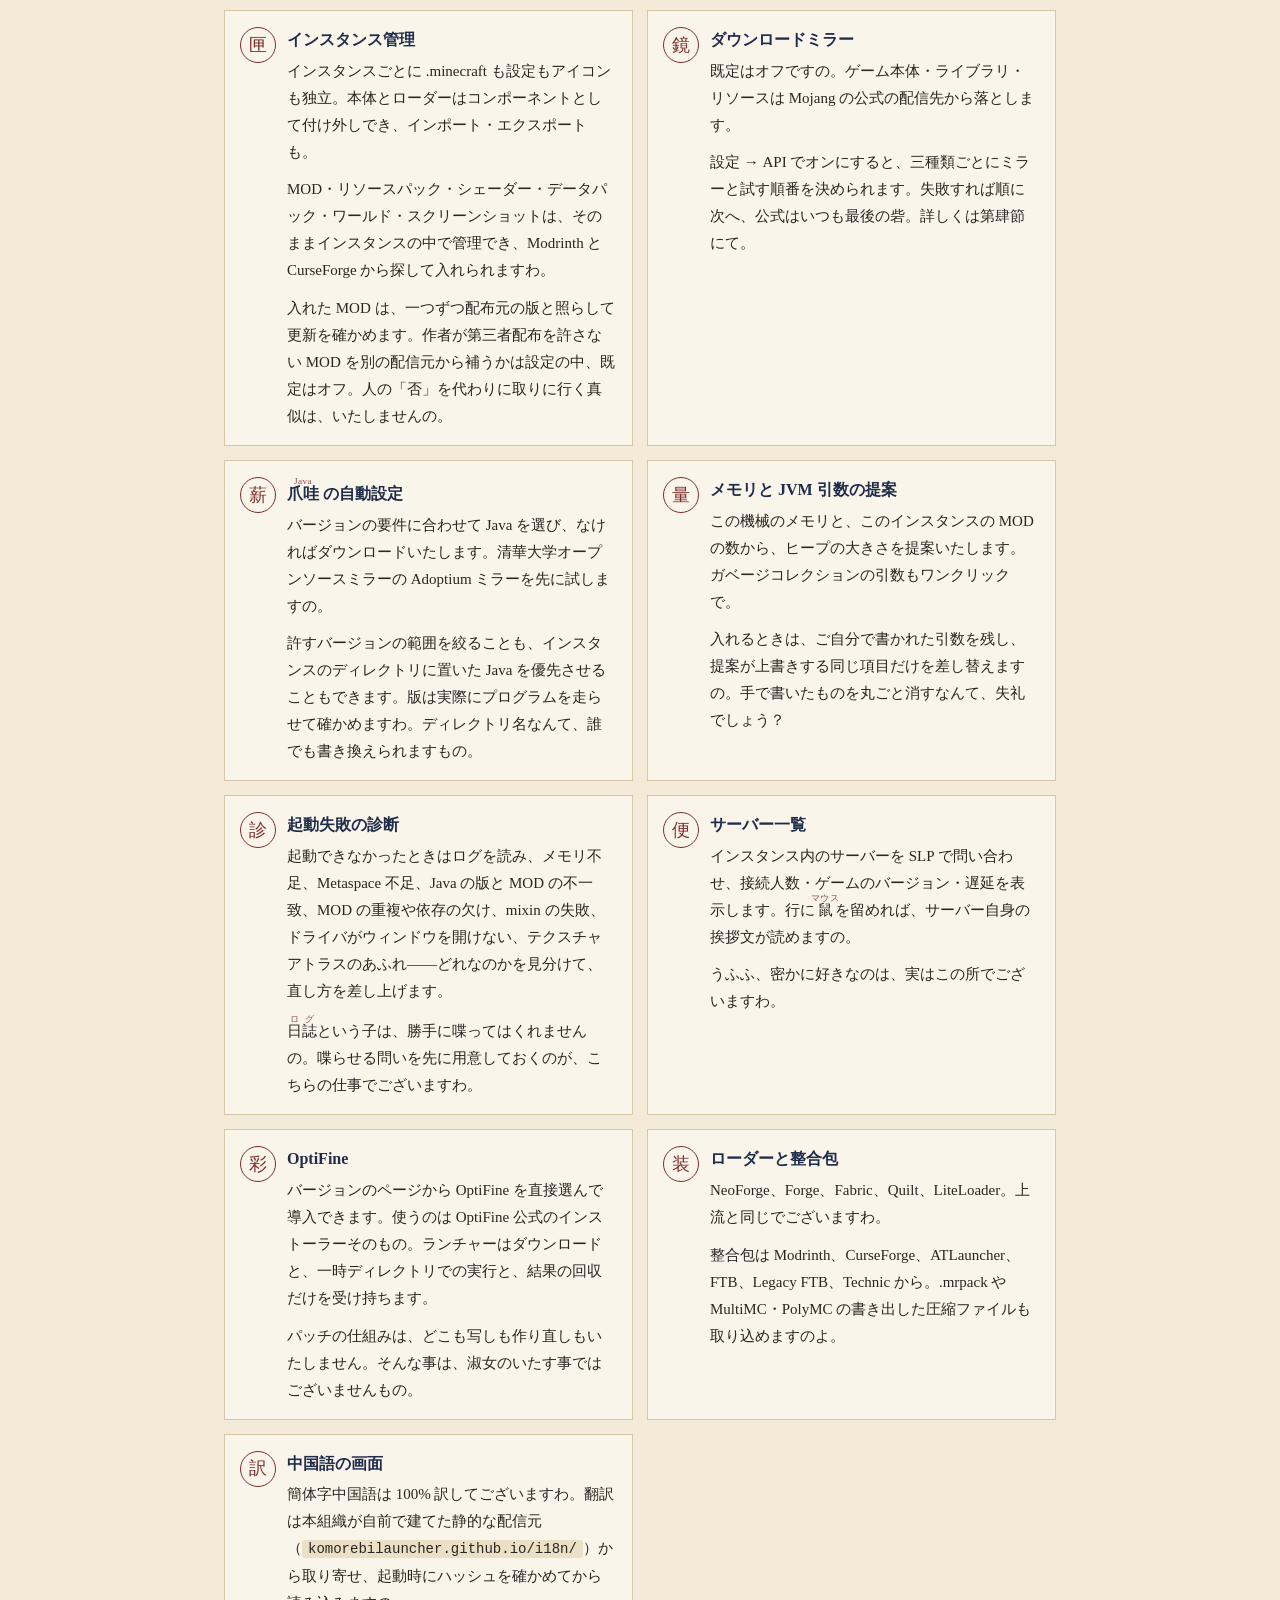
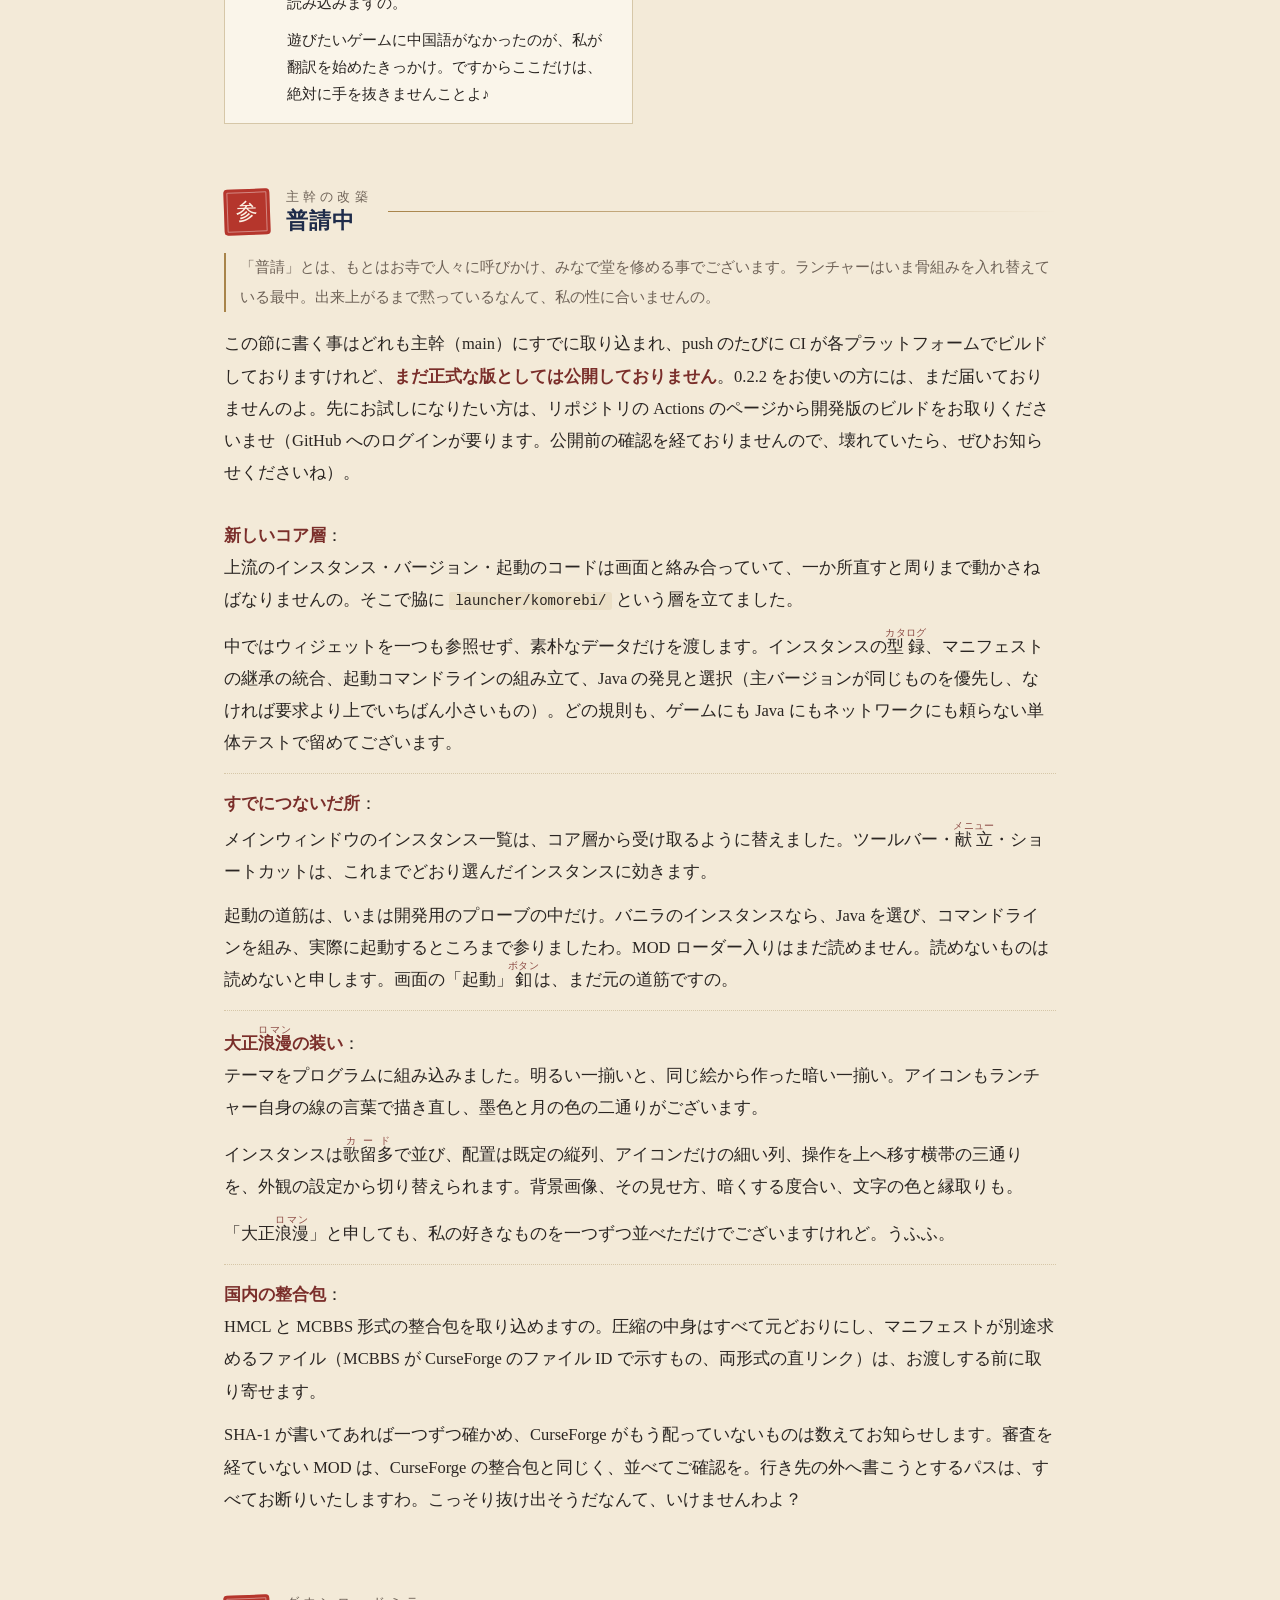
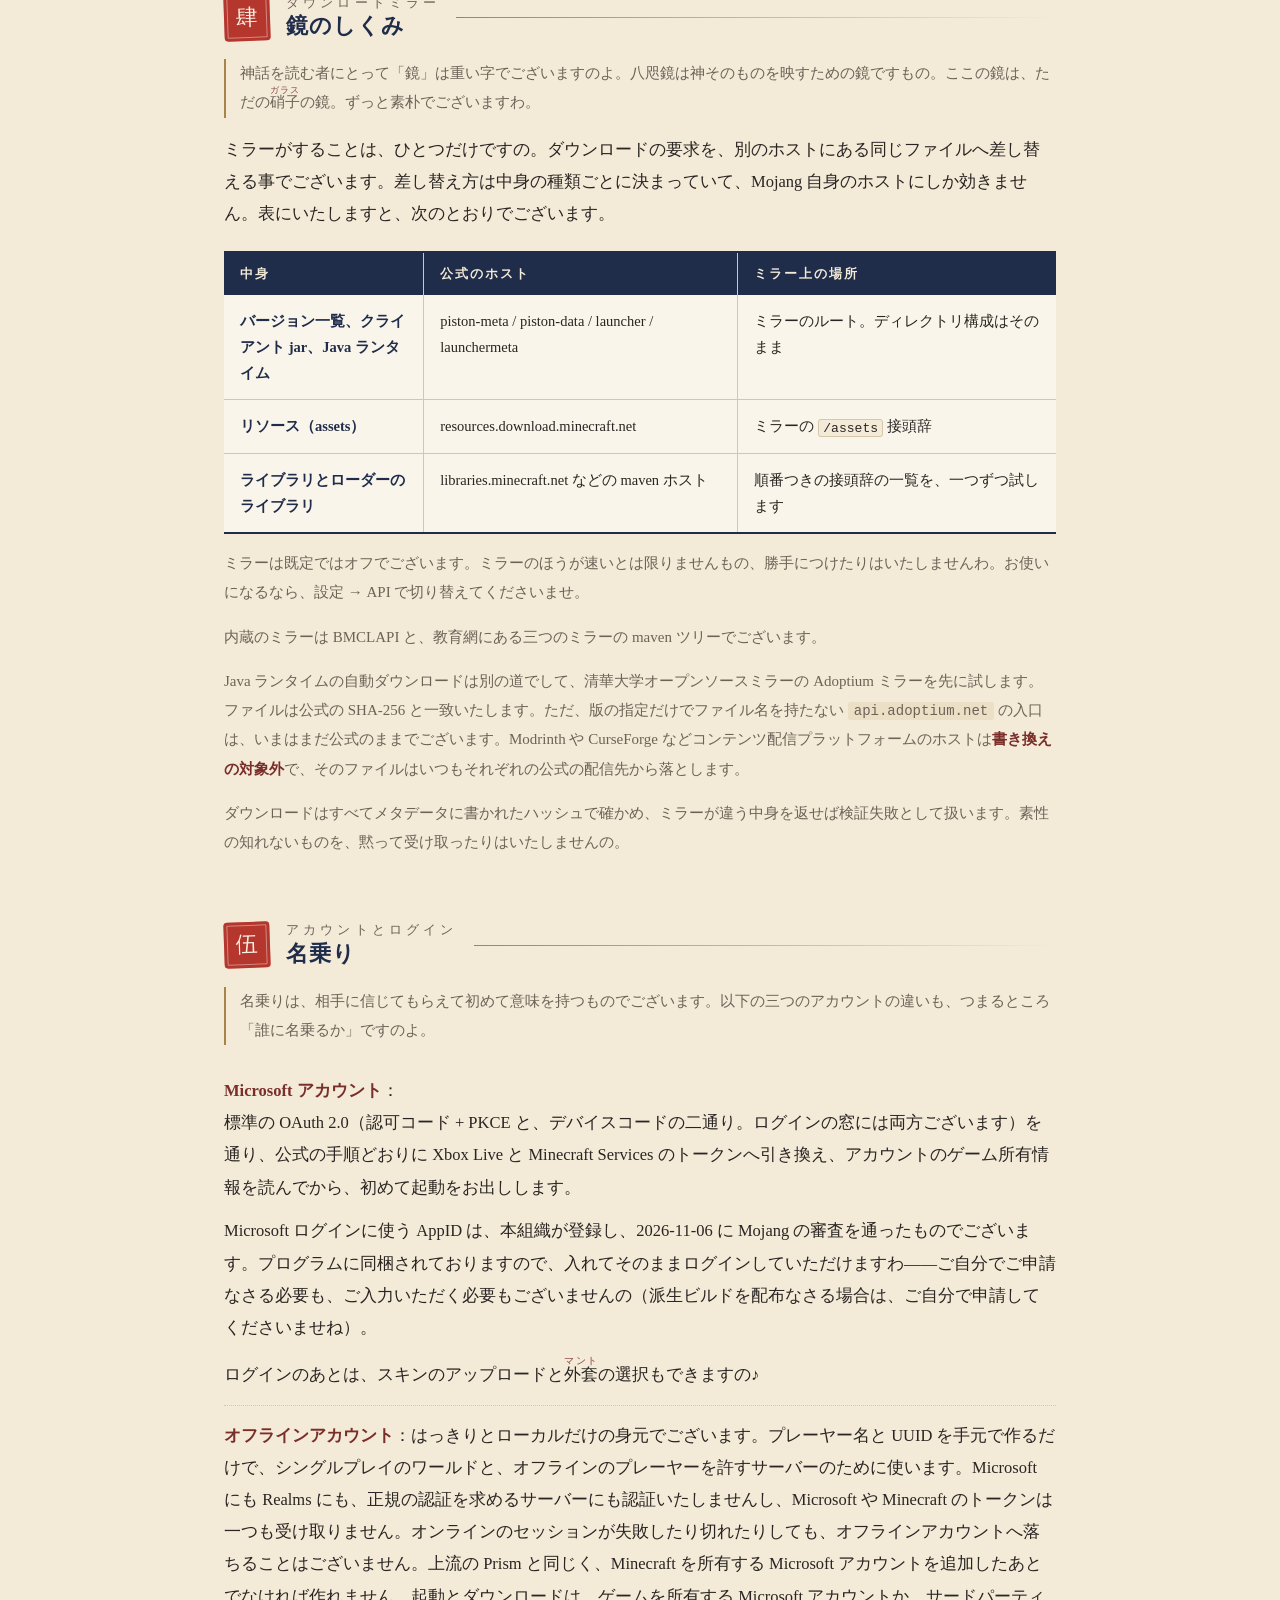
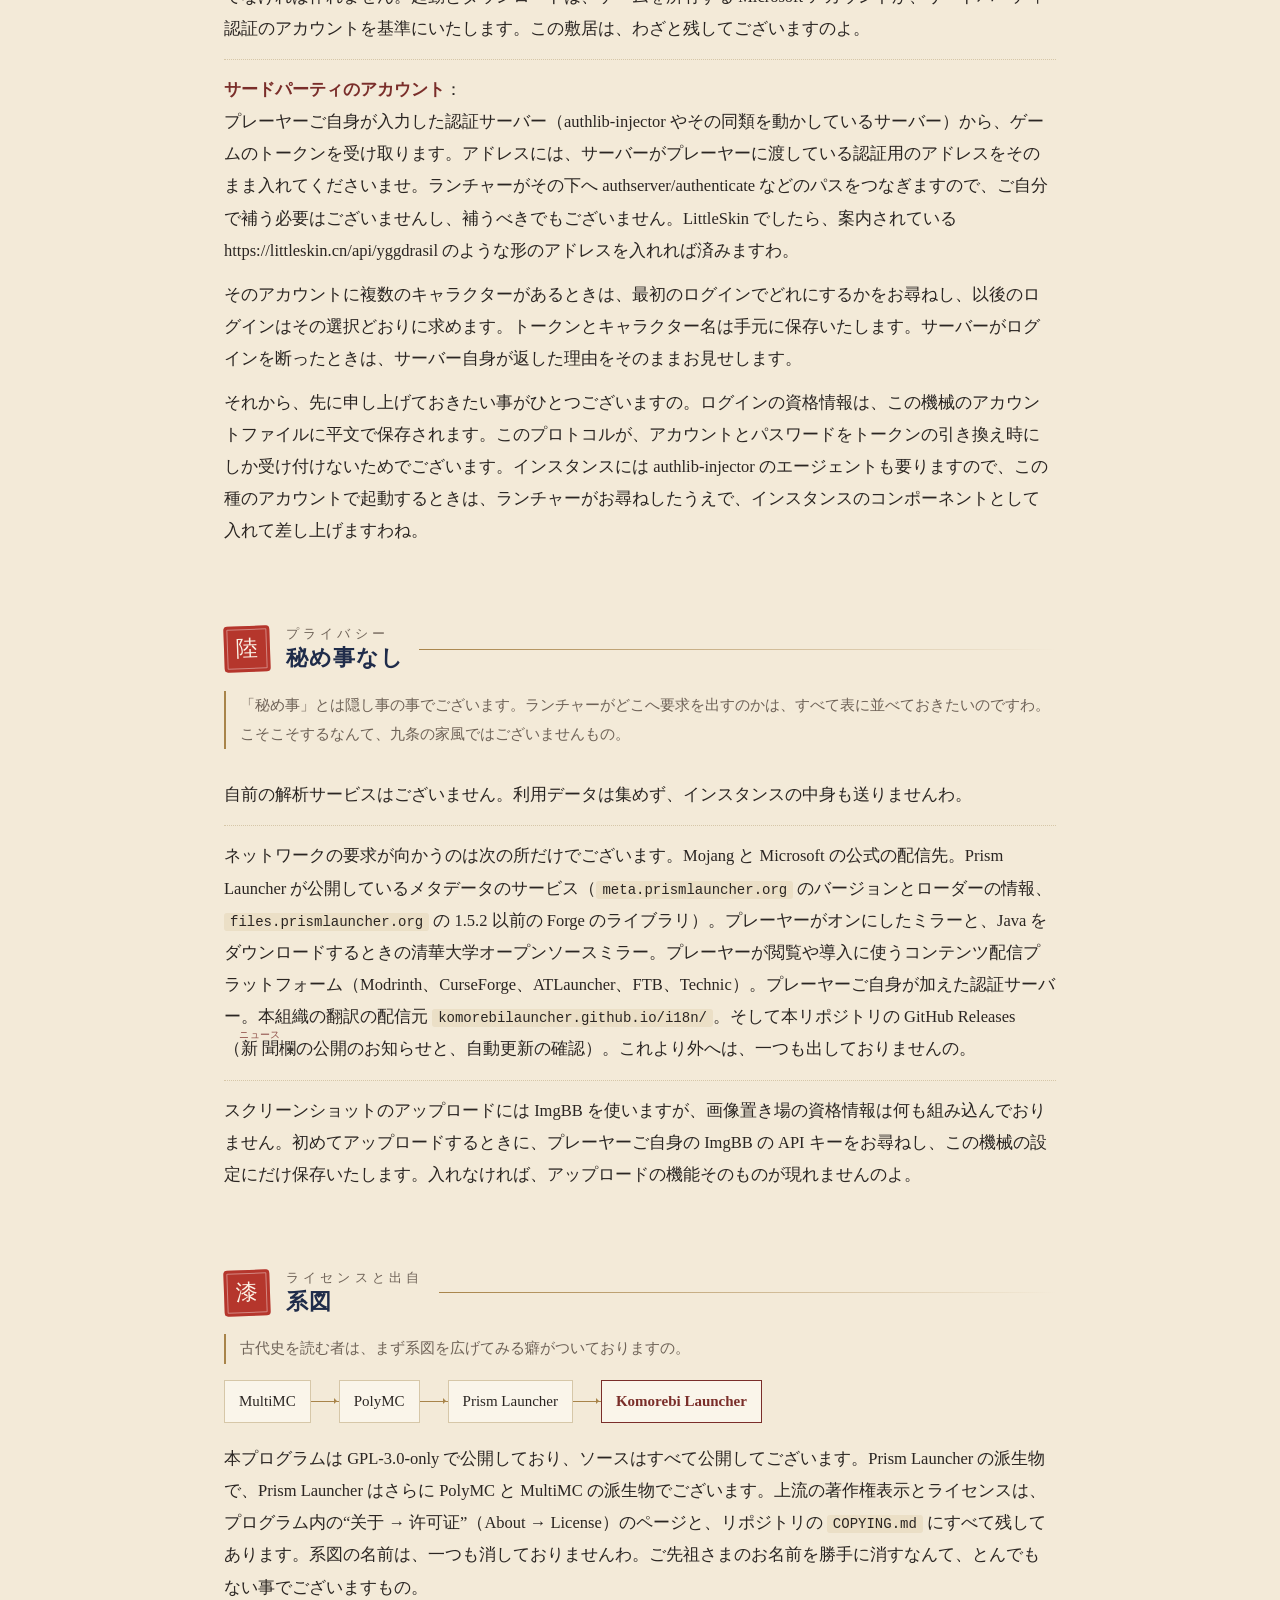
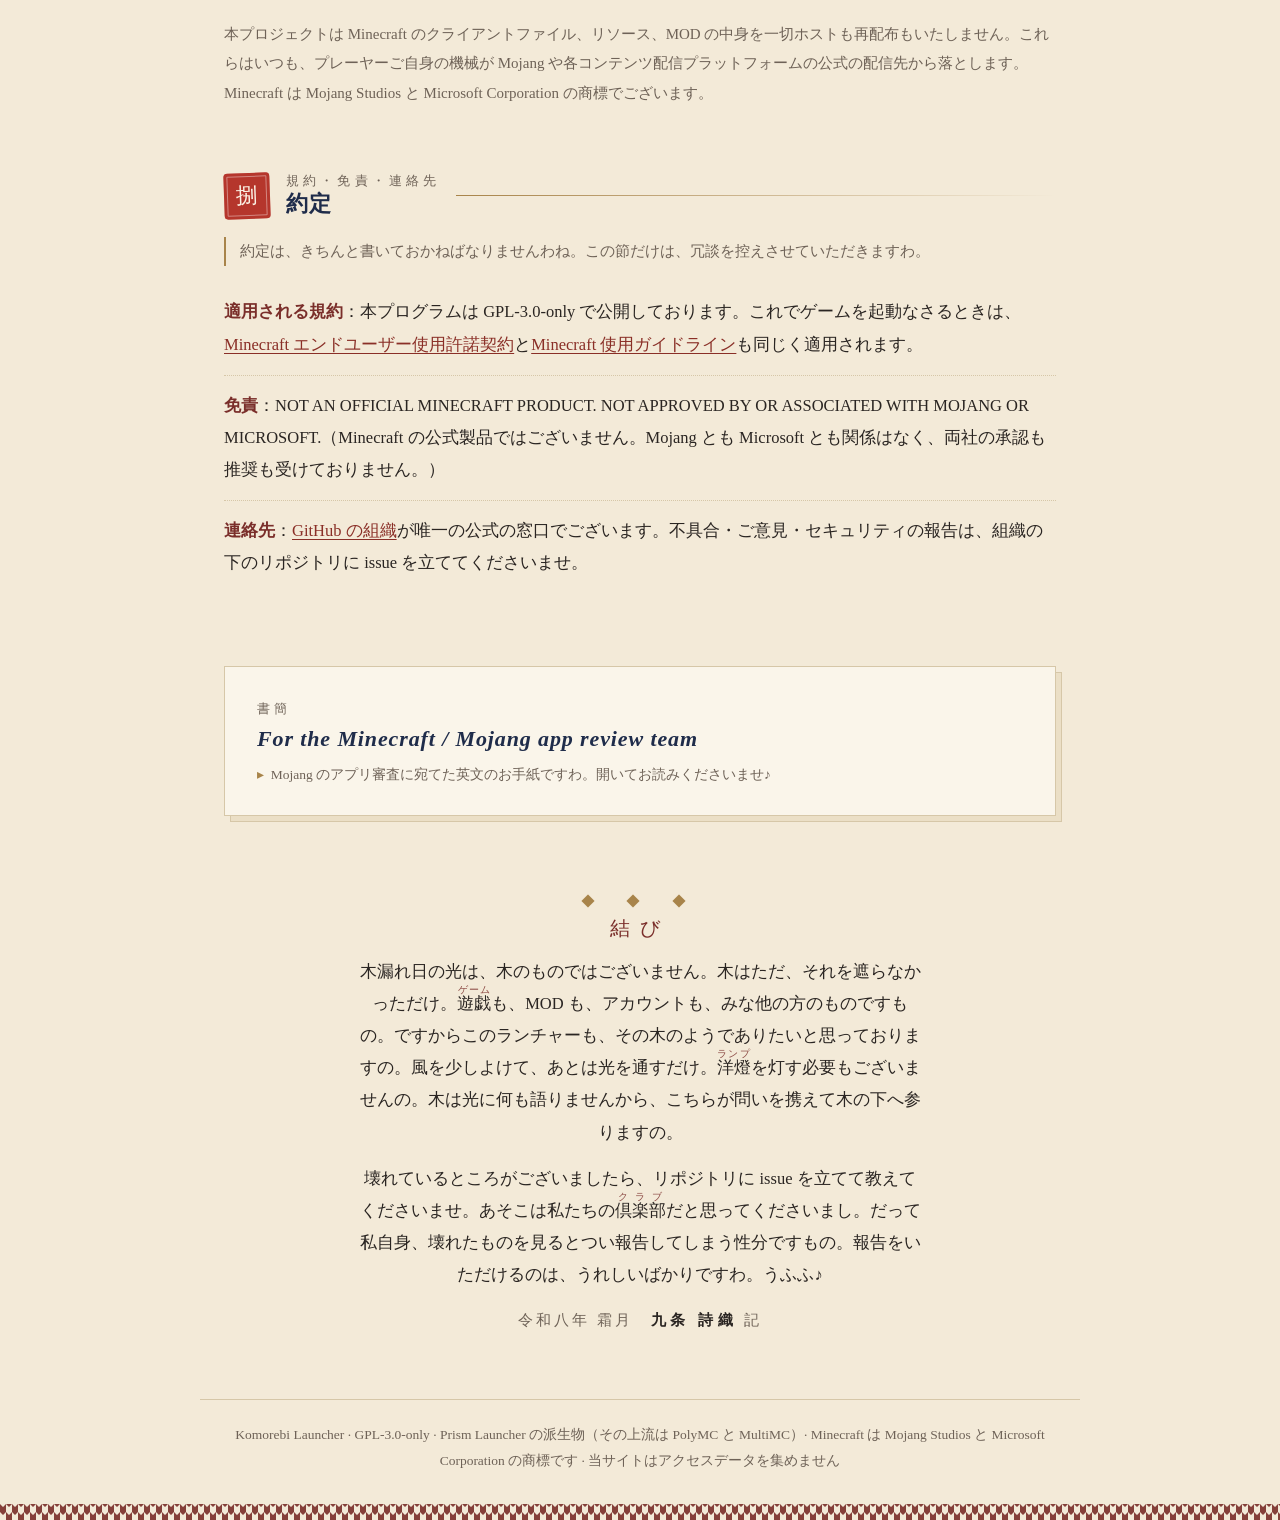
<file: ja/index.html>
<!DOCTYPE html>
<html lang="ja">
<head>
<meta charset="utf-8">
<meta name="viewport" content="width=device-width, initial-scale=1">
<title>Komorebi Launcher — 中国大陸のネットワーク環境に向けたオープンソースの Minecraft ランチャー</title>
<meta name="description" content="Komorebi Launcher は Prism Launcher を元にしたオープンソースの Minecraft: Java Edition ランチャーです。中国大陸のネットワーク環境に向けて、ダウンロードミラー、Java の自動設定、OptiFine の導入、複数のアカウント方式を備えています。">
<meta name="color-scheme" content="light dark">
<link rel="icon" href="../assets/KomorebiLauncher.ico">
<link rel="alternate" hreflang="zh-CN" href="https://komorebilauncher.github.io/">
<link rel="alternate" hreflang="ja" href="https://komorebilauncher.github.io/ja/">
<link rel="stylesheet" href="../assets/site.css">
</head>
<body>

<div class="yagasuri" aria-hidden="true"></div>

<header>
  <nav class="lang" aria-label="语言 / 言語">
    <a href="../" lang="zh-CN" hreflang="zh-CN">中文</a><a href="./" lang="ja" aria-current="page">日本語</a>
  </nav>
  <div class="komorebi" aria-hidden="true"></div>
  <div class="komorebi b" aria-hidden="true"></div>
  <div class="hero">
    <p class="tategaki" aria-hidden="true">木漏れ日<small>こもれび</small></p>
    <div>
      <div class="brand">
        <div class="crest"><img src="../assets/KomorebiLauncher.ico" alt="Komorebi Launcher のアイコン" width="60" height="60"></div>
        <div>
          <h1>Komorebi Launcher</h1>
          <p class="kana">こもれび ランチャー</p>
        </div>
      </div>
      <p class="tag">Prism Launcher を元にした、オープンソースの Minecraft: Java Edition ランチャーでございます。中国大陸のネットワーク環境に合わせて、ダウンロードのミラー、Java の自動設定、OptiFine への対応を加えてございます。</p>
      <p class="meaning">「Komorebi」は「木漏れ日」、枝葉のあいだから漏れてくる日の光のことですわ。</p>
      <div class="buttons">
        <a class="button primary" href="https://github.com/KomorebiLauncher/KomorebiLauncher/releases">最新版をダウンロード</a>
        <a class="button" href="lite/">軽量版</a>
        <a class="button" href="https://github.com/KomorebiLauncher/KomorebiLauncher">ソースコード</a>
        <a class="button" href="https://github.com/KomorebiLauncher/KomorebiLauncher/issues">不具合の報告</a>
      </div>
      <div class="waka">
        <span class="uta">木の間より もりくる月の 影見れば 心づくしの 秋は来にけり</span>
        <span class="src">——『古今和歌集』秋上・よみ人しらず</span>
      </div>
    </div>
  </div>
</header>

<main>

<div class="hashigaki">
  <div class="label">端書き</div>
  <p>ごきげんよう、はじめましての皆さま。まずは線を一本、引かせてくださいませね。これは<strong>非公式</strong>のランチャーでございまして、Mojang とも Microsoft とも関係はなく、両社の承認や推奨も受けておりませんの。ここを読み飛ばされますと、私、ちょっぴり困ってしまいますわ。</p>
  <p>以下に書きますのは、「主幹」と記した第参節を除けば、公開済みの 0.2.2 がいま実際にしている事だけでございます。いつかするかもしれない事なんて、書いて差し上げませんわよ？　史料を読む者がいちばん恐れますのは、「するつもりだった」を「した」と取り違える事。自分のものを書くときだって、同じでございますもの。史料は、黙っておりますの。ですから問いのほうを先に用意しておく——それが私の流儀でございますわ。</p>
</div>

<section id="why">
  <div class="sec-head"><span class="seal">壱</span><h2><span class="jp">役目</span>なにを解くか</h2></div>
  <p>国内のプレーヤーが汎用のランチャーを使いますと、よく突き当たるのは三つでございます。Mojang のダウンロード先が遅い、あるいはつながらない。Java のランタイムを自分で探さねばならない。MOD や整合包（モッドパック）の入手口が使いにくい。まあ、どれも頭の痛いお話ですこと。</p>
  <p>よく聞く説明は「国内向けのランチャーに替えれば済む」というもの。あら、私はこの説明、嫌いではございませんのよ？　ただ、これ一本で語られるのが困るのですわ。三つはそれぞれ原因が違い、補う場所も違うのでございますから。</p>
  <p>それで Komorebi Launcher ははじめ、上流の機能の骨組みには手を入れず、この三か所を別々に補っておりました。いまはその骨組みそのものも普請にかかっておりますの（第参節にて）。変わらないのは、ダウンロードがすべてプレーヤーご自身の機械と、公式の配信先（あるいはご自分でオンにしたミラー）とのあいだで済むようにしてある事。補う量が少ないのは構いません、補う場所を間違えるほうがずっと困りますもの。ここだけは、ぜったいに譲って差し上げませんでしたわ。</p>
</section>

<section id="features">
  <div class="sec-head"><span class="seal">弐</span><h2><span class="jp">機能</span>いまできること</h2></div>
    <ul class="features">
    <li data-k="匣"><strong>インスタンス管理</strong>
      <p>インスタンスごとに .minecraft も設定もアイコンも独立。本体とローダーはコンポーネントとして付け外しでき、インポート・エクスポートも。</p>
      <p>MOD・リソースパック・シェーダー・データパック・ワールド・スクリーンショットは、そのままインスタンスの中で管理でき、Modrinth と CurseForge から探して入れられますわ。</p>
      <p>入れた MOD は、一つずつ配布元の版と照らして更新を確かめます。作者が第三者配布を許さない MOD を別の配信元から補うかは設定の中、既定はオフ。人の「否」を代わりに取りに行く真似は、いたしませんの。</p>
    </li>
    <li data-k="鏡"><strong>ダウンロードミラー</strong>
      <p>既定はオフですの。ゲーム本体・ライブラリ・リソースは Mojang の公式の配信先から落とします。</p>
      <p>設定 → API でオンにすると、三種類ごとにミラーと試す順番を決められます。失敗すれば順に次へ、公式はいつも最後の砦。詳しくは第肆節にて。</p>
    </li>
    <li data-k="薪"><strong><ruby>爪哇<rt>Java</rt></ruby> の自動設定</strong>
      <p>バージョンの要件に合わせて Java を選び、なければダウンロードいたします。清華大学オープンソースミラーの Adoptium ミラーを先に試しますの。</p>
      <p>許すバージョンの範囲を絞ることも、インスタンスのディレクトリに置いた Java を優先させることもできます。版は実際にプログラムを走らせて確かめますわ。ディレクトリ名なんて、誰でも書き換えられますもの。</p>
    </li>
    <li data-k="量"><strong>メモリと JVM 引数の提案</strong>
      <p>この機械のメモリと、このインスタンスの MOD の数から、ヒープの大きさを提案いたします。ガベージコレクションの引数もワンクリックで。</p>
      <p>入れるときは、ご自分で書かれた引数を残し、提案が上書きする同じ項目だけを差し替えますの。手で書いたものを丸ごと消すなんて、失礼でしょう？</p>
    </li>
    <li data-k="診"><strong>起動失敗の診断</strong>
      <p>起動できなかったときはログを読み、メモリ不足、Metaspace 不足、Java の版と MOD の不一致、MOD の重複や依存の欠け、mixin の失敗、ドライバがウィンドウを開けない、テクスチャアトラスのあふれ——どれなのかを見分けて、直し方を差し上げます。</p>
      <p><ruby>日誌<rt>ログ</rt></ruby>という子は、勝手に喋ってはくれませんの。喋らせる問いを先に用意しておくのが、こちらの仕事でございますわ。</p>
    </li>
    <li data-k="便"><strong>サーバー一覧</strong>
      <p>インスタンス内のサーバーを SLP で問い合わせ、接続人数・ゲームのバージョン・遅延を表示します。行に<ruby>鼠<rt>マウス</rt></ruby>を留めれば、サーバー自身の挨拶文が読めますの。</p>
      <p>うふふ、密かに好きなのは、実はこの所でございますわ。</p>
    </li>
    <li data-k="彩"><strong>OptiFine</strong>
      <p>バージョンのページから OptiFine を直接選んで導入できます。使うのは OptiFine 公式のインストーラーそのもの。ランチャーはダウンロードと、一時ディレクトリでの実行と、結果の回収だけを受け持ちます。</p>
      <p>パッチの仕組みは、どこも写しも作り直しもいたしません。そんな事は、淑女のいたす事ではございませんもの。</p>
    </li>
    <li data-k="装"><strong>ローダーと整合包</strong>
      <p>NeoForge、Forge、Fabric、Quilt、LiteLoader。上流と同じでございますわ。</p>
      <p>整合包は Modrinth、CurseForge、ATLauncher、FTB、Legacy FTB、Technic から。.mrpack や MultiMC・PolyMC の書き出した圧縮ファイルも取り込めますのよ。</p>
    </li>
    <li data-k="訳"><strong>中国語の画面</strong>
      <p>簡体字中国語は 100% 訳してございますわ。翻訳は本組織が自前で建てた静的な配信元（<code>komorebilauncher.github.io/i18n/</code>）から取り寄せ、起動時にハッシュを確かめてから読み込みますの。</p>
      <p>遊びたいゲームに中国語がなかったのが、私が翻訳を始めたきっかけ。ですからここだけは、絶対に手を抜きませんことよ♪</p>
    </li>
  </ul>
</section>

<section id="fushin">
  <div class="sec-head"><span class="seal">参</span><h2><span class="jp">主幹の改築</span>普請中</h2></div>
  <p class="aside">「普請」とは、もとはお寺で人々に呼びかけ、みなで堂を修める事でございます。ランチャーはいま骨組みを入れ替えている最中。出来上がるまで黙っているなんて、私の性に合いませんの。</p>
  <p>この節に書く事はどれも主幹（main）にすでに取り込まれ、push のたびに CI が各プラットフォームでビルドしておりますけれど、<strong>まだ正式な版としては公開しておりません</strong>。0.2.2 をお使いの方には、まだ届いておりませんのよ。先にお試しになりたい方は、リポジトリの Actions のページから開発版のビルドをお取りくださいませ（GitHub へのログインが要ります。公開前の確認を経ておりませんので、壊れていたら、ぜひお知らせくださいね）。</p>
    <ul class="roll">
    <li><strong>新しいコア層</strong>：
      <p>上流のインスタンス・バージョン・起動のコードは画面と絡み合っていて、一か所直すと周りまで動かさねばなりませんの。そこで脇に <code>launcher/komorebi/</code> という層を立てました。</p>
      <p>中ではウィジェットを一つも参照せず、素朴なデータだけを渡します。インスタンスの<ruby>型録<rt>カタログ</rt></ruby>、マニフェストの継承の統合、起動コマンドラインの組み立て、Java の発見と選択（主バージョンが同じものを優先し、なければ要求より上でいちばん小さいもの）。どの規則も、ゲームにも Java にもネットワークにも頼らない単体テストで留めてございます。</p>
    </li>
    <li><strong>すでにつないだ所</strong>：
      <p>メインウィンドウのインスタンス一覧は、コア層から受け取るように替えました。ツールバー・<ruby>献立<rt>メニュー</rt></ruby>・ショートカットは、これまでどおり選んだインスタンスに効きます。</p>
      <p>起動の道筋は、いまは開発用のプローブの中だけ。バニラのインスタンスなら、Java を選び、コマンドラインを組み、実際に起動するところまで参りましたわ。MOD ローダー入りはまだ読めません。読めないものは読めないと申します。画面の「起動」<ruby>釦<rt>ボタン</rt></ruby>は、まだ元の道筋ですの。</p>
    </li>
    <li><strong>大正<ruby>浪漫<rt>ロマン</rt></ruby>の装い</strong>：
      <p>テーマをプログラムに組み込みました。明るい一揃いと、同じ絵から作った暗い一揃い。アイコンもランチャー自身の線の言葉で描き直し、墨色と月の色の二通りがございます。</p>
      <p>インスタンスは<ruby>歌留多<rt>カード</rt></ruby>で並び、配置は既定の縦列、アイコンだけの細い列、操作を上へ移す横帯の三通りを、外観の設定から切り替えられます。背景画像、その見せ方、暗くする度合い、文字の色と縁取りも。</p>
      <p>「大正<ruby>浪漫<rt>ロマン</rt></ruby>」と申しても、私の好きなものを一つずつ並べただけでございますけれど。うふふ。</p>
    </li>
    <li><strong>国内の整合包</strong>：
      <p>HMCL と MCBBS 形式の整合包を取り込めますの。圧縮の中身はすべて元どおりにし、マニフェストが別途求めるファイル（MCBBS が CurseForge のファイル ID で示すもの、両形式の直リンク）は、お渡しする前に取り寄せます。</p>
      <p>SHA-1 が書いてあれば一つずつ確かめ、CurseForge がもう配っていないものは数えてお知らせします。審査を経ていない MOD は、CurseForge の整合包と同じく、並べてご確認を。行き先の外へ書こうとするパスは、すべてお断りいたしますわ。こっそり抜け出そうだなんて、いけませんわよ？</p>
    </li>
  </ul>
</section>

<section id="mirror">
  <div class="sec-head"><span class="seal">肆</span><h2><span class="jp">ダウンロードミラー</span>鏡のしくみ</h2></div>
  <p class="aside">神話を読む者にとって「鏡」は重い字でございますのよ。八咫鏡は神そのものを映すための鏡ですもの。ここの鏡は、ただの<ruby>硝子<rt>ガラス</rt></ruby>の鏡。ずっと素朴でございますわ。</p>
  <p>ミラーがすることは、ひとつだけですの。ダウンロードの要求を、別のホストにある同じファイルへ差し替える事でございます。差し替え方は中身の種類ごとに決まっていて、Mojang 自身のホストにしか効きません。表にいたしますと、次のとおりでございます。</p>
  <div class="ledger-wrap">
  <table class="ledger">
    <thead>
      <tr><th>中身</th><th>公式のホスト</th><th>ミラー上の場所</th></tr>
    </thead>
    <tbody>
      <tr><td>バージョン一覧、クライアント jar、Java ランタイム</td><td>piston-meta / piston-data / launcher / launchermeta</td><td>ミラーのルート。ディレクトリ構成はそのまま</td></tr>
      <tr><td>リソース（assets）</td><td>resources.download.minecraft.net</td><td>ミラーの <code>/assets</code> 接頭辞</td></tr>
      <tr><td>ライブラリとローダーのライブラリ</td><td>libraries.minecraft.net などの maven ホスト</td><td>順番つきの接頭辞の一覧を、一つずつ試します</td></tr>
    </tbody>
  </table>
</div>
  <p class="note">ミラーは既定ではオフでございます。ミラーのほうが速いとは限りませんもの、勝手につけたりはいたしませんわ。お使いになるなら、設定 → API で切り替えてくださいませ。</p>
  <p class="note">内蔵のミラーは BMCLAPI と、教育網にある三つのミラーの maven ツリーでございます。</p>
  <p class="note">Java ランタイムの自動ダウンロードは別の道でして、清華大学オープンソースミラーの Adoptium ミラーを先に試します。ファイルは公式の SHA-256 と一致いたします。ただ、版の指定だけでファイル名を持たない <code>api.adoptium.net</code> の入口は、いまはまだ公式のままでございます。Modrinth や CurseForge などコンテンツ配信プラットフォームのホストは<strong>書き換えの対象外</strong>で、そのファイルはいつもそれぞれの公式の配信先から落とします。</p>
  <p class="note">ダウンロードはすべてメタデータに書かれたハッシュで確かめ、ミラーが違う中身を返せば検証失敗として扱います。素性の知れないものを、黙って受け取ったりはいたしませんの。</p>
</section>

<section id="accounts">
  <div class="sec-head"><span class="seal">伍</span><h2><span class="jp">アカウントとログイン</span>名乗り</h2></div>
  <p class="aside">名乗りは、相手に信じてもらえて初めて意味を持つものでございます。以下の三つのアカウントの違いも、つまるところ「誰に名乗るか」ですのよ。</p>
  <ul class="roll">
    <li><strong>Microsoft アカウント</strong>：
      <p>標準の OAuth 2.0（認可コード + PKCE と、デバイスコードの二通り。ログインの窓には両方ございます）を通り、公式の手順どおりに Xbox Live と Minecraft Services のトークンへ引き換え、アカウントのゲーム所有情報を読んでから、初めて起動をお出しします。</p>
      <p>Microsoft ログインに使う AppID は、本組織が登録し、2026-11-06 に Mojang の審査を通ったものでございます。プログラムに同梱されておりますので、入れてそのままログインしていただけますわ——ご自分でご申請なさる必要も、ご入力いただく必要もございませんの（派生ビルドを配布なさる場合は、ご自分で申請してくださいませね）。</p>
      <p>ログインのあとは、スキンのアップロードと<ruby>外套<rt>マント</rt></ruby>の選択もできますの♪</p>
    </li>
    <li><strong>オフラインアカウント</strong>：はっきりとローカルだけの身元でございます。プレーヤー名と UUID を手元で作るだけで、シングルプレイのワールドと、オフラインのプレーヤーを許すサーバーのために使います。Microsoft にも Realms にも、正規の認証を求めるサーバーにも認証いたしませんし、Microsoft や Minecraft のトークンは一つも受け取りません。オンラインのセッションが失敗したり切れたりしても、オフラインアカウントへ落ちることはございません。上流の Prism と同じく、Minecraft を所有する Microsoft アカウントを追加したあとでなければ作れません。起動とダウンロードは、ゲームを所有する Microsoft アカウントか、サードパーティ認証のアカウントを基準にいたします。この敷居は、わざと残してございますのよ。</li>
    <li><strong>サードパーティのアカウント</strong>：
      <p>プレーヤーご自身が入力した認証サーバー（authlib-injector やその同類を動かしているサーバー）から、ゲームのトークンを受け取ります。アドレスには、サーバーがプレーヤーに渡している認証用のアドレスをそのまま入れてくださいませ。ランチャーがその下へ authserver/authenticate などのパスをつなぎますので、ご自分で補う必要はございませんし、補うべきでもございません。LittleSkin でしたら、案内されている https://littleskin.cn/api/yggdrasil のような形のアドレスを入れれば済みますわ。</p>
      <p>そのアカウントに複数のキャラクターがあるときは、最初のログインでどれにするかをお尋ねし、以後のログインはその選択どおりに求めます。トークンとキャラクター名は手元に保存いたします。サーバーがログインを断ったときは、サーバー自身が返した理由をそのままお見せします。</p>
      <p>それから、先に申し上げておきたい事がひとつございますの。ログインの資格情報は、この機械のアカウントファイルに平文で保存されます。このプロトコルが、アカウントとパスワードをトークンの引き換え時にしか受け付けないためでございます。インスタンスには authlib-injector のエージェントも要りますので、この種のアカウントで起動するときは、ランチャーがお尋ねしたうえで、インスタンスのコンポーネントとして入れて差し上げますわね。</p>
    </li>
  </ul>
</section>

<section id="privacy">
  <div class="sec-head"><span class="seal">陸</span><h2><span class="jp">プライバシー</span>秘め事なし</h2></div>
  <p class="aside">「秘め事」とは隠し事の事でございます。ランチャーがどこへ要求を出すのかは、すべて表に並べておきたいのですわ。こそこそするなんて、九条の家風ではございませんもの。</p>
  <ul class="roll">
    <li>自前の解析サービスはございません。利用データは集めず、インスタンスの中身も送りませんわ。</li>
    <li>ネットワークの要求が向かうのは次の所だけでございます。Mojang と Microsoft の公式の配信先。Prism Launcher が公開しているメタデータのサービス（<code>meta.prismlauncher.org</code> のバージョンとローダーの情報、<code>files.prismlauncher.org</code> の 1.5.2 以前の Forge のライブラリ）。プレーヤーがオンにしたミラーと、Java をダウンロードするときの清華大学オープンソースミラー。プレーヤーが閲覧や導入に使うコンテンツ配信プラットフォーム（Modrinth、CurseForge、ATLauncher、FTB、Technic）。プレーヤーご自身が加えた認証サーバー。本組織の翻訳の配信元 <code>komorebilauncher.github.io/i18n/</code>。そして本リポジトリの GitHub Releases（<ruby>新聞<rt>ニュース</rt></ruby>欄の公開のお知らせと、自動更新の確認）。これより外へは、一つも出しておりませんの。</li>
    <li>スクリーンショットのアップロードには ImgBB を使いますが、画像置き場の資格情報は何も組み込んでおりません。初めてアップロードするときに、プレーヤーご自身の ImgBB の API キーをお尋ねし、この機械の設定にだけ保存いたします。入れなければ、アップロードの機能そのものが現れませんのよ。</li>
  </ul>
</section>

<section id="license">
  <div class="sec-head"><span class="seal">漆</span><h2><span class="jp">ライセンスと出自</span>系図</h2></div>
  <p class="aside">古代史を読む者は、まず系図を広げてみる癖がついておりますの。</p>
  <div class="keizu" role="img" aria-label="派生の系図：MultiMC、PolyMC、Prism Launcher、Komorebi Launcher">
    <span>MultiMC</span><i></i><span>PolyMC</span><i></i><span>Prism Launcher</span><i></i><span class="self">Komorebi Launcher</span>
  </div>
  <p>本プログラムは GPL-3.0-only で公開しており、ソースはすべて公開してございます。Prism Launcher の派生物で、Prism Launcher はさらに PolyMC と MultiMC の派生物でございます。上流の著作権表示とライセンスは、プログラム内の<span lang="zh-CN">“关于 → 许可证”</span>（About → License）のページと、リポジトリの <code>COPYING.md</code> にすべて残してあります。系図の名前は、一つも消しておりませんわ。ご先祖さまのお名前を勝手に消すなんて、とんでもない事でございますもの。</p>
  <p class="note">本プロジェクトは Minecraft のクライアントファイル、リソース、MOD の中身を一切ホストも再配布もいたしません。これらはいつも、プレーヤーご自身の機械が Mojang や各コンテンツ配信プラットフォームの公式の配信先から落とします。Minecraft は Mojang Studios と Microsoft Corporation の商標でございます。</p>
</section>

<section id="terms">
  <div class="sec-head"><span class="seal">捌</span><h2><span class="jp">規約・免責・連絡先</span>約定</h2></div>
  <p class="aside">約定は、きちんと書いておかねばなりませんわね。この節だけは、冗談を控えさせていただきますわ。</p>
  <ul class="roll">
    <li><strong>適用される規約</strong>：本プログラムは GPL-3.0-only で公開しております。これでゲームを起動なさるときは、<a href="https://www.minecraft.net/en-us/eula">Minecraft エンドユーザー使用許諾契約</a>と<a href="https://www.minecraft.net/en-us/usage-guidelines">Minecraft 使用ガイドライン</a>も同じく適用されます。</li>
    <li><strong>免責</strong>：NOT AN OFFICIAL MINECRAFT PRODUCT. NOT APPROVED BY OR ASSOCIATED WITH MOJANG OR MICROSOFT.（Minecraft の公式製品ではございません。Mojang とも Microsoft とも関係はなく、両社の承認も推奨も受けておりません。）</li>
    <li><strong>連絡先</strong>：<a href="https://github.com/KomorebiLauncher">GitHub の組織</a>が唯一の公式の窓口でございます。不具合・ご意見・セキュリティの報告は、組織の下のリポジトリに issue を立ててくださいませ。</li>
  </ul>
</section>

<details class="shokan" lang="en">
  <summary><span class="label" lang="ja">書簡</span><h2>For the Minecraft / Mojang app review team</h2><span class="hint" lang="ja">Mojang のアプリ審査に宛てた英文のお手紙ですわ。開いてお読みくださいませ♪</span></summary>

  <p><strong>What this is.</strong> Komorebi Launcher is a free, open-source Minecraft: Java Edition launcher for players in mainland China, a GPL-3.0 derivative of Prism Launcher. Everything is published in the repository linked above; there is no closed or obfuscated component, and no binaries are hosted anywhere else.</p>

  <p><strong>Current status.</strong> Our own application (client) ID was approved by Mojang Enforcement on 2026-11-06, confirmed by completing the full chain against the live services rather than by reading the notification, which is a batch email that names no application. This section documents the design that approval applies to.</p>

  <p><strong>The authentication chain we implement.</strong> Authorization code with PKCE, or the device code flow, against the Microsoft identity platform. The launcher requests Xbox access, obtains the Xbox Live and XSTS tokens, exchanges them at <code>login_with_xbox</code>, and checks the player's Java profile and Minecraft license. A Microsoft account counts toward launching or downloading only when that check passes. The tokens it is issued are kept in the launcher's local account file so the player does not sign in on every launch, and are sent only to the official Microsoft, Xbox Live and Minecraft Services endpoints. It does not use those endpoints to obtain game content for redistribution.</p>

  <p><strong>Why our own ID rather than an existing one.</strong> Upstream Prism Launcher's source states that a derivative work must ship its own credentials. Using another project's application ID would attribute our traffic to them and leave them unable to revoke it; we hold our own.</p>

  <p><strong>Load on your servers and CDN.</strong> API calls happen only when a player opens an account, browses, or launches. One game file download per version per player, from Mojang's own endpoints. No crawling, no bulk indexing, no background polling, and no redistribution of downloaded files from our side — the mirrors we ship rewrite Mojang-hosted file URLs only, and are used solely by the individual player who enables them. (Separately, the Java runtime downloader prefers a university mirror of Eclipse Adoptium, whose files match Adoptium's published SHA-256.)</p>

  <p><strong>Local profiles, stated plainly.</strong> Offline profiles are explicitly local identities for singleplayer worlds and for servers that allow offline players. They do not authenticate to Microsoft, Realms, or servers that require online accounts, and they receive no Microsoft or Minecraft token. One can be created only after an account that owns Minecraft has been added, and a failed or expired Microsoft sign-in never falls back to an offline profile. Separately, a player may point the launcher at a server operator's own authentication service; that service is added by the player, never contacts Microsoft, and is not part of the Microsoft sign-in path.</p>

  <p><strong>Links.</strong> Source: <a href="https://github.com/KomorebiLauncher/KomorebiLauncher">github.com/KomorebiLauncher/KomorebiLauncher</a> · Releases: <a href="https://github.com/KomorebiLauncher/KomorebiLauncher/releases">/releases</a> · Contact: open an issue in the repository, or use the email given on the application form.</p>
</details>

<div class="musubi">
  <div class="orn" aria-hidden="true">◆ ◆ ◆</div>
  <h2><span class="jp">結び</span></h2>
  <p>木漏れ日の光は、木のものではございません。木はただ、それを遮らなかっただけ。<ruby>遊戯<rt>ゲーム</rt></ruby>も、MOD も、アカウントも、みな他の方のものですもの。ですからこのランチャーも、その木のようでありたいと思っておりますの。風を少しよけて、あとは光を通すだけ。<ruby>洋燈<rt>ランプ</rt></ruby>を灯す必要もございませんの。木は光に何も語りませんから、こちらが問いを携えて木の下へ参りますの。</p>
  <p>壊れているところがございましたら、リポジトリに issue を立てて教えてくださいませ。あそこは私たちの<ruby>倶楽部<rt>クラブ</rt></ruby>だと思ってくださいまし。だって私自身、壊れたものを見るとつい報告してしまう性分ですもの。報告をいただけるのは、うれしいばかりですわ。うふふ♪</p>
  <p class="sign">令和八年 霜月　<b>九条 詩織</b> 記</p>
</div>

</main>

<footer>
  <div class="inner">
    Komorebi Launcher · GPL-3.0-only · Prism Launcher の派生物（その上流は PolyMC と MultiMC）· Minecraft は Mojang Studios と Microsoft Corporation の商標です · 当サイトはアクセスデータを集めません
  </div>
  <div class="yagasuri" aria-hidden="true"></div>
</footer>

</body>
</html>
</file>
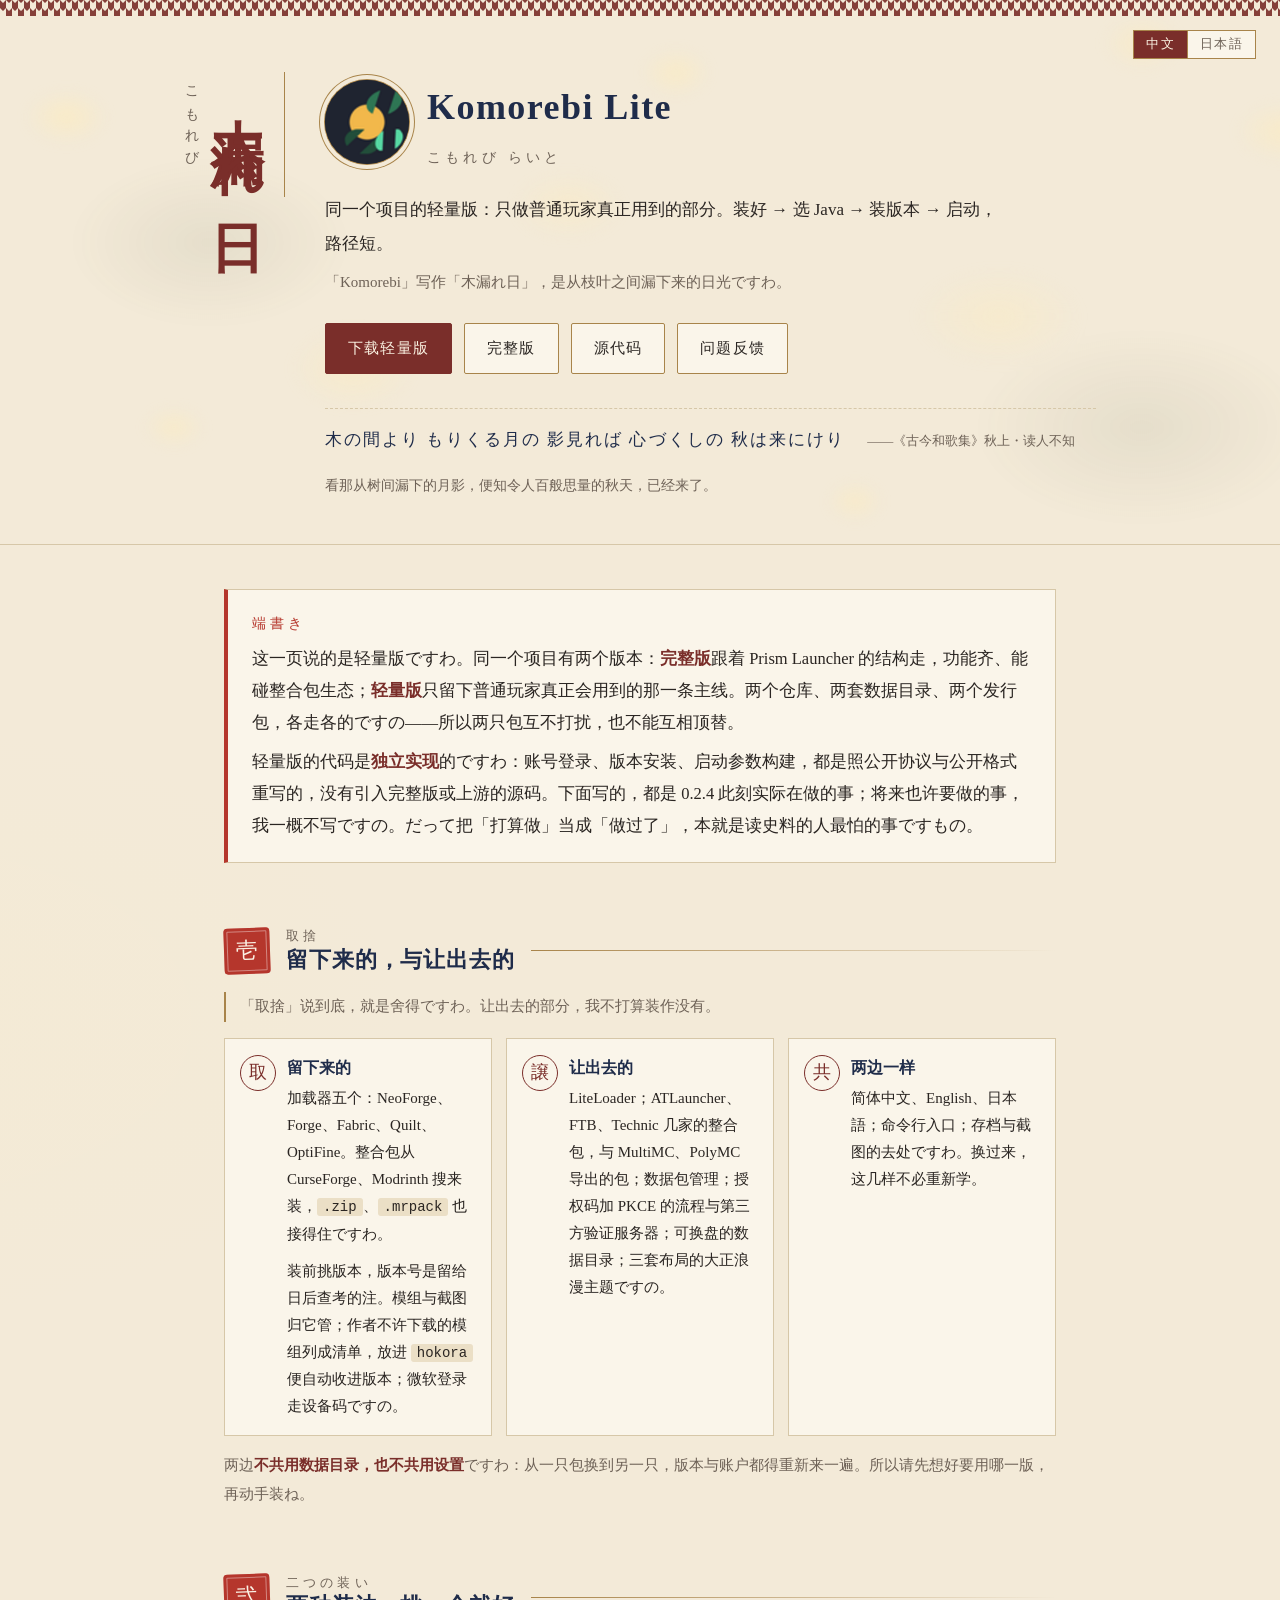
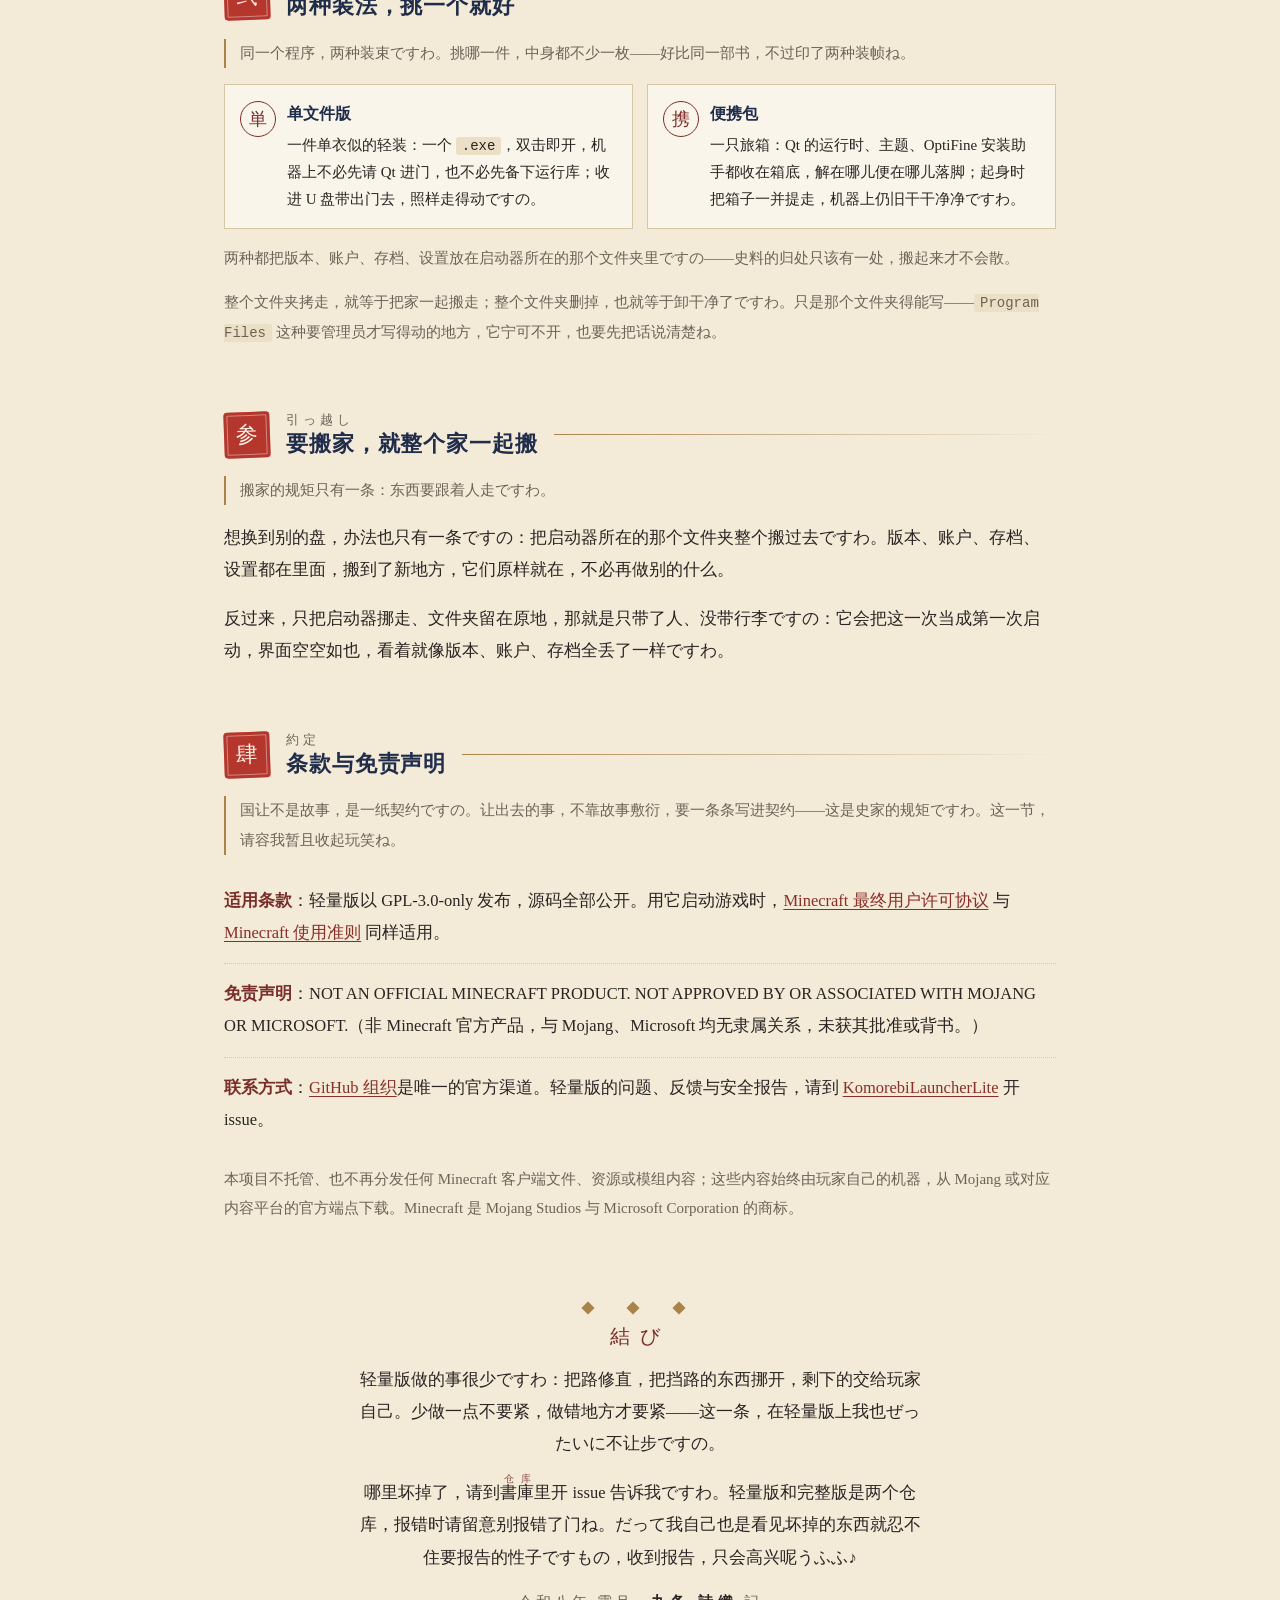
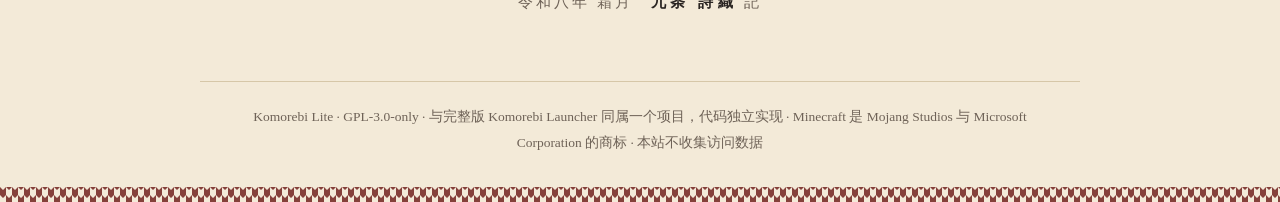
<file: lite/index.html>
<!DOCTYPE html>
<html lang="zh-CN">
<head>
<meta charset="utf-8">
<meta name="viewport" content="width=device-width, initial-scale=1">
<title>Komorebi Lite — 装好就能跑的轻量版 Minecraft 启动器</title>
<meta name="description" content="Komorebi Lite 是 Komorebi Launcher 的轻量版：独立实现、体积小、双击即开，装好 → 选 Java → 装版本 → 启动，只做普通玩家真正用到的部分。">
<meta name="color-scheme" content="light dark">
<link rel="icon" href="../assets/KomorebiLauncher.ico">
<link rel="alternate" hreflang="zh-CN" href="https://komorebilauncher.github.io/lite/">
<link rel="alternate" hreflang="ja" href="https://komorebilauncher.github.io/ja/lite/">
<link rel="stylesheet" href="../assets/site.css">
</head>
<body>

<div class="yagasuri" aria-hidden="true"></div>

<header>
  <nav class="lang" aria-label="语言 / 言語">
    <a href="./" lang="zh-CN" aria-current="page">中文</a><a href="../ja/lite/" lang="ja" hreflang="ja">日本語</a>
  </nav>
  <div class="komorebi" aria-hidden="true"></div>
  <div class="komorebi b" aria-hidden="true"></div>
  <div class="hero">
    <p class="tategaki" lang="ja" aria-hidden="true">木漏れ日<small>こもれび</small></p>
    <div>
      <div class="brand">
        <div class="crest"><img src="../assets/KomorebiLauncher.ico" alt="Komorebi Lite 图标" width="60" height="60"></div>
        <div>
          <h1>Komorebi Lite</h1>
          <p class="kana" lang="ja">こもれび らいと</p>
        </div>
      </div>
      <p class="tag">同一个项目的轻量版：只做普通玩家真正用到的部分。装好 → 选 Java → 装版本 → 启动，路径短。</p>
      <p class="meaning">「Komorebi」写作「<span lang="ja">木漏れ日</span>」，是从枝叶之间漏下来的日光<span lang="ja">ですわ</span>。</p>
      <div class="buttons">
        <a class="button primary" href="https://github.com/KomorebiLauncher/KomorebiLauncherLite/releases/latest">下载轻量版</a>
        <a class="button" href="../">完整版</a>
        <a class="button" href="https://github.com/KomorebiLauncher/KomorebiLauncherLite">源代码</a>
        <a class="button" href="https://github.com/KomorebiLauncher/KomorebiLauncherLite/issues">问题反馈</a>
      </div>
      <div class="waka">
        <span class="uta" lang="ja">木の間より もりくる月の 影見れば 心づくしの 秋は来にけり</span>
        <span class="src">——《古今和歌集》秋上・读人不知</span>
        <span class="yaku">看那从树间漏下的月影，便知令人百般思量的秋天，已经来了。</span>
      </div>
    </div>
  </div>
</header>

<main>

<div class="hashigaki">
  <div class="label" lang="ja">端書き</div>
  <p>这一页说的是轻量版<span lang="ja">ですわ</span>。同一个项目有两个版本：<strong>完整版</strong>跟着 Prism Launcher 的结构走，功能齐、能碰整合包生态；<strong>轻量版</strong>只留下普通玩家真正会用到的那一条主线。两个仓库、两套数据目录、两个发行包，各走各的<span lang="ja">ですの</span>——所以两只包互不打扰，也不能互相顶替。</p>
  <p>轻量版的代码是<strong>独立实现</strong>的<span lang="ja">ですわ</span>：账号登录、版本安装、启动参数构建，都是照公开协议与公开格式重写的，没有引入完整版或上游的源码。下面写的，都是 0.2.4 此刻实际在做的事；将来也许要做的事，我一概不写<span lang="ja">ですの</span>。<span lang="ja">だって</span>把「打算做」当成「做过了」，本就是读史料的人最怕的事<span lang="ja">ですもの</span>。</p>
</div>

<section id="shusha">
  <div class="sec-head"><span class="seal" lang="ja">壱</span><h2><span class="jp" lang="ja">取捨</span>留下来的，与让出去的</h2></div>
  <p class="aside">「取捨」说到底，就是舍得<span lang="ja">ですわ</span>。让出去的部分，我不打算装作没有。</p>
  <ul class="features triad">
    <li data-k="取"><strong>留下来的</strong>
      <p>加载器五个：NeoForge、Forge、Fabric、Quilt、OptiFine。整合包从 CurseForge、Modrinth 搜来装，<code>.zip</code>、<code>.mrpack</code> 也接得住<span lang="ja">ですわ</span>。</p>
      <p>装前挑版本，版本号是留给日后查考的注。模组与截图归它管；作者不许下载的模组列成清单，放进 <code>hokora</code> 便自动收进版本；微软登录走设备码<span lang="ja">ですの</span>。</p>
    </li>
    <li data-k="譲"><strong>让出去的</strong>LiteLoader；ATLauncher、FTB、Technic 几家的整合包，与 MultiMC、PolyMC 导出的包；数据包管理；授权码加 PKCE 的流程与第三方验证服务器；可换盘的数据目录；三套布局的大正浪漫主题<span lang="ja">ですの</span>。</li>
    <li data-k="共"><strong>两边一样</strong>简体中文、English、日本語；命令行入口；存档与截图的去处<span lang="ja">ですわ</span>。换过来，这几样不必重新学。</li>
  </ul>
  <p class="note">两边<strong>不共用数据目录，也不共用设置</strong><span lang="ja">ですわ</span>：从一只包换到另一只，版本与账户都得重新来一遍。所以请先想好要用哪一版，再动手装<span lang="ja">ね</span>。</p>
</section>

<section id="shitate">
  <div class="sec-head"><span class="seal" lang="ja">弐</span><h2><span class="jp" lang="ja">二つの装い</span>两种装法，挑一个就好</h2></div>
  <p class="aside">同一个程序，两种装束<span lang="ja">ですわ</span>。挑哪一件，中身都不少一枚——好比同一部书，不过印了两种装帧<span lang="ja">ね</span>。</p>
  <ul class="features">
    <li data-k="単"><strong>单文件版</strong>一件单衣似的轻装：一个 <code>.exe</code>，双击即开，机器上不必先请 Qt 进门，也不必先备下运行库；收进 U 盘带出门去，照样走得动<span lang="ja">ですの</span>。</li>
    <li data-k="携"><strong>便携包</strong>一只旅箱：Qt 的运行时、主题、OptiFine 安装助手都收在箱底，解在哪儿便在哪儿落脚；起身时把箱子一并提走，机器上仍旧干干净净<span lang="ja">ですわ</span>。</li>
  </ul>
  <p class="note">两种都把版本、账户、存档、设置放在启动器所在的那个文件夹里<span lang="ja">ですの</span>——史料的归处只该有一处，搬起来才不会散。</p>
  <p class="note">整个文件夹拷走，就等于把家一起搬走；整个文件夹删掉，也就等于卸干净了<span lang="ja">ですわ</span>。只是那个文件夹得能写——<code>Program Files</code> 这种要管理员才写得动的地方，它宁可不开，也要先把话说清楚<span lang="ja">ね</span>。</p>
</section>

<section id="hikoshi">
  <div class="sec-head"><span class="seal" lang="ja">参</span><h2><span class="jp" lang="ja">引っ越し</span>要搬家，就整个家一起搬</h2></div>
  <p class="aside">搬家的规矩只有一条：东西要跟着人走<span lang="ja">ですわ</span>。</p>
  <p>想换到别的盘，办法也只有一条<span lang="ja">ですの</span>：把启动器所在的那个文件夹整个搬过去<span lang="ja">ですわ</span>。版本、账户、存档、设置都在里面，搬到了新地方，它们原样就在，不必再做别的什么。</p>
  <p>反过来，只把启动器挪走、文件夹留在原地，那就是只带了人、没带行李<span lang="ja">ですの</span>：它会把这一次当成第一次启动，界面空空如也，看着就像版本、账户、存档全丢了一样<span lang="ja">ですわ</span>。</p>
</section>

<section id="yakujo">
  <div class="sec-head"><span class="seal" lang="ja">肆</span><h2><span class="jp" lang="ja">約定</span>条款与免责声明</h2></div>
  <p class="aside">国让不是故事，是一纸契约<span lang="ja">ですの</span>。让出去的事，不靠故事敷衍，要一条条写进契约——这是史家的规矩<span lang="ja">ですわ</span>。这一节，请容我暂且收起玩笑<span lang="ja">ね</span>。</p>
  <ul class="roll">
    <li><strong>适用条款</strong>：轻量版以 GPL-3.0-only 发布，源码全部公开。用它启动游戏时，<a href="https://www.minecraft.net/en-us/eula">Minecraft 最终用户许可协议</a> 与 <a href="https://www.minecraft.net/en-us/usage-guidelines">Minecraft 使用准则</a> 同样适用。</li>
    <li><strong>免责声明</strong>：NOT AN OFFICIAL MINECRAFT PRODUCT. NOT APPROVED BY OR ASSOCIATED WITH MOJANG OR MICROSOFT.（非 Minecraft 官方产品，与 Mojang、Microsoft 均无隶属关系，未获其批准或背书。）</li>
    <li><strong>联系方式</strong>：<a href="https://github.com/KomorebiLauncher">GitHub 组织</a>是唯一的官方渠道。轻量版的问题、反馈与安全报告，请到 <a href="https://github.com/KomorebiLauncher/KomorebiLauncherLite/issues">KomorebiLauncherLite</a> 开 issue。</li>
  </ul>
  <p class="note">本项目不托管、也不再分发任何 Minecraft 客户端文件、资源或模组内容；这些内容始终由玩家自己的机器，从 Mojang 或对应内容平台的官方端点下载。Minecraft 是 Mojang Studios 与 Microsoft Corporation 的商标。</p>
</section>

<div class="musubi">
  <div class="orn" aria-hidden="true">◆ ◆ ◆</div>
  <h2><span class="jp" lang="ja">結び</span></h2>
  <p>轻量版做的事很少<span lang="ja">ですわ</span>：把路修直，把挡路的东西挪开，剩下的交给玩家自己。少做一点不要紧，做错地方才要紧——这一条，在轻量版上我也<span lang="ja">ぜったいに</span>不让步<span lang="ja">ですの</span>。</p>
  <p>哪里坏掉了，请到<ruby lang="ja">書庫<rt>仓库</rt></ruby>里开 issue 告诉我<span lang="ja">ですわ</span>。轻量版和完整版是两个仓库，报错时请留意别报错了门<span lang="ja">ね</span>。<span lang="ja">だって</span>我自己也是看见坏掉的东西就忍不住要报告的性子<span lang="ja">ですもの</span>，收到报告，只会高兴呢<span lang="ja">うふふ</span>♪</p>
  <p class="sign" lang="ja">令和八年 霜月　<b>九条 詩織</b> 記</p>
</div>

</main>

<footer>
  <div class="inner">
    Komorebi Lite · GPL-3.0-only · 与完整版 Komorebi Launcher 同属一个项目，代码独立实现 · Minecraft 是 Mojang Studios 与 Microsoft Corporation 的商标 · 本站不收集访问数据
  </div>
  <div class="yagasuri" aria-hidden="true"></div>
</footer>

</body>
</html>
</file>
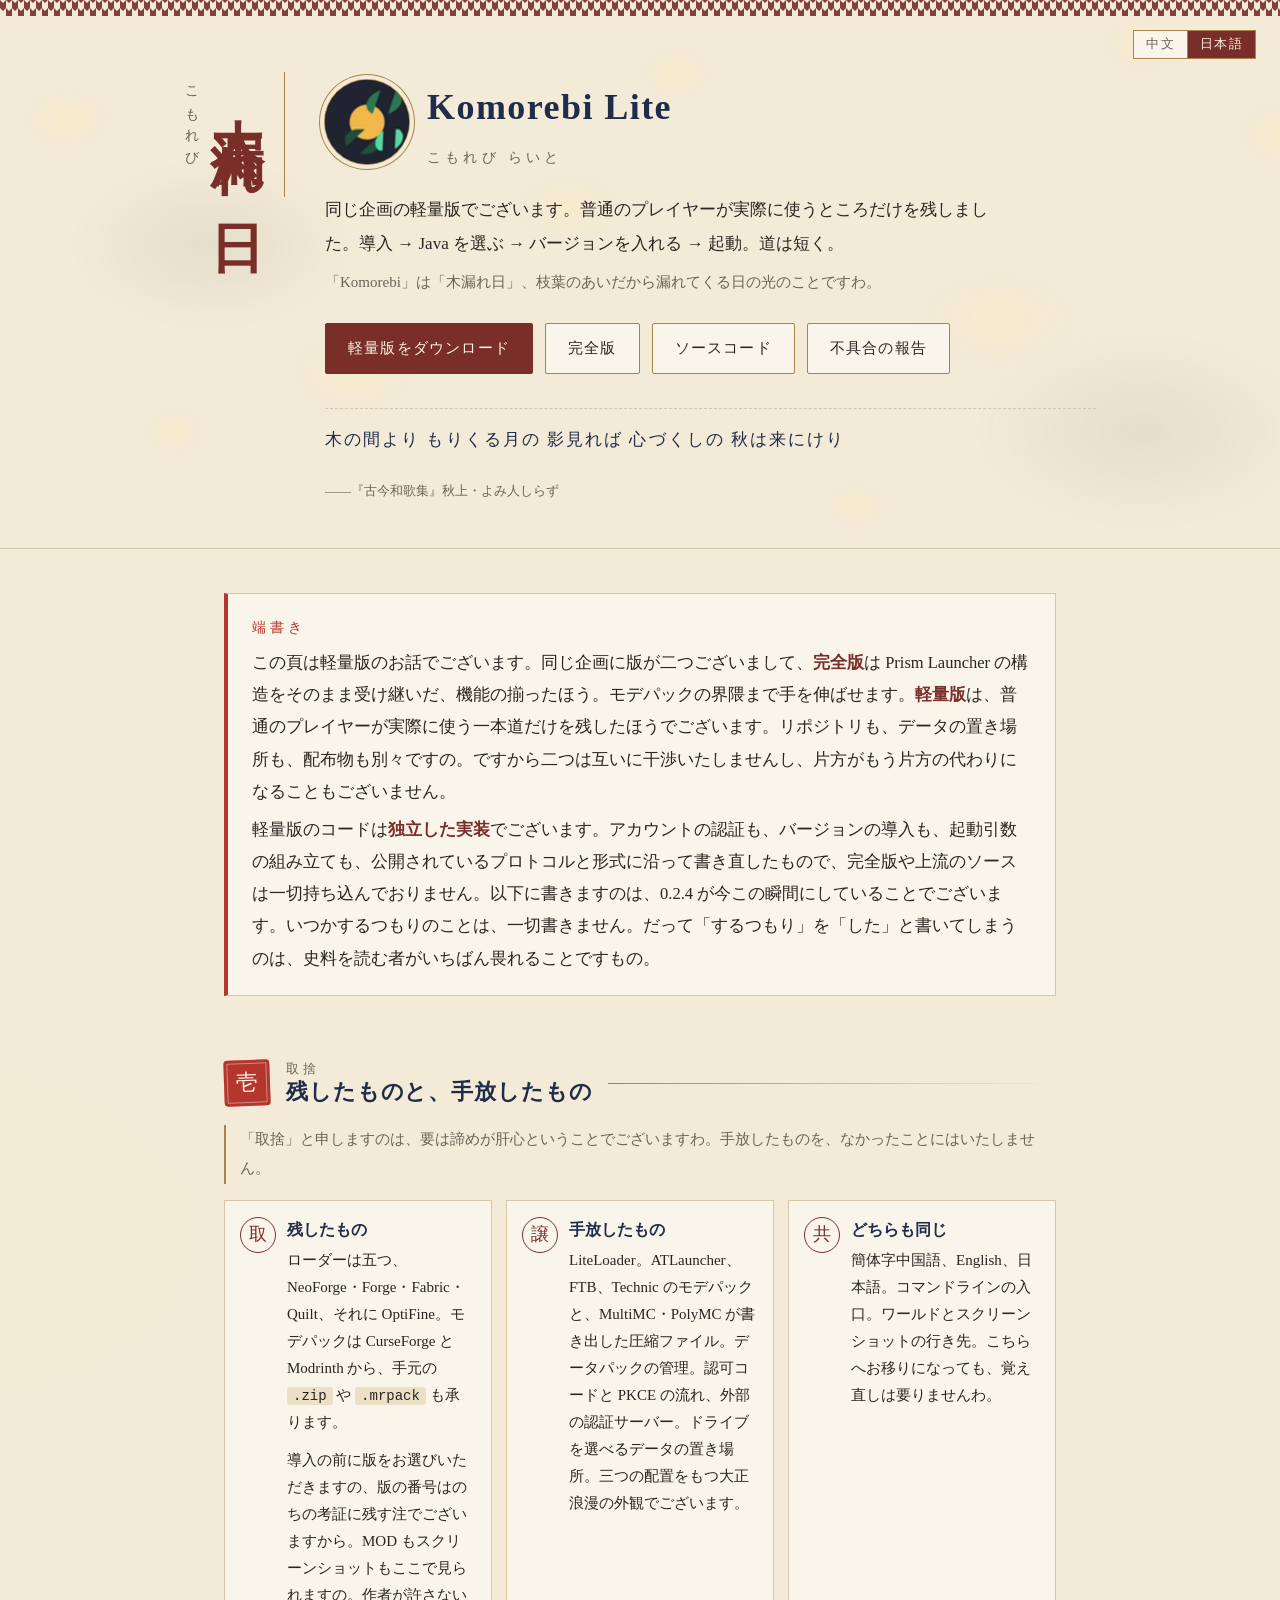
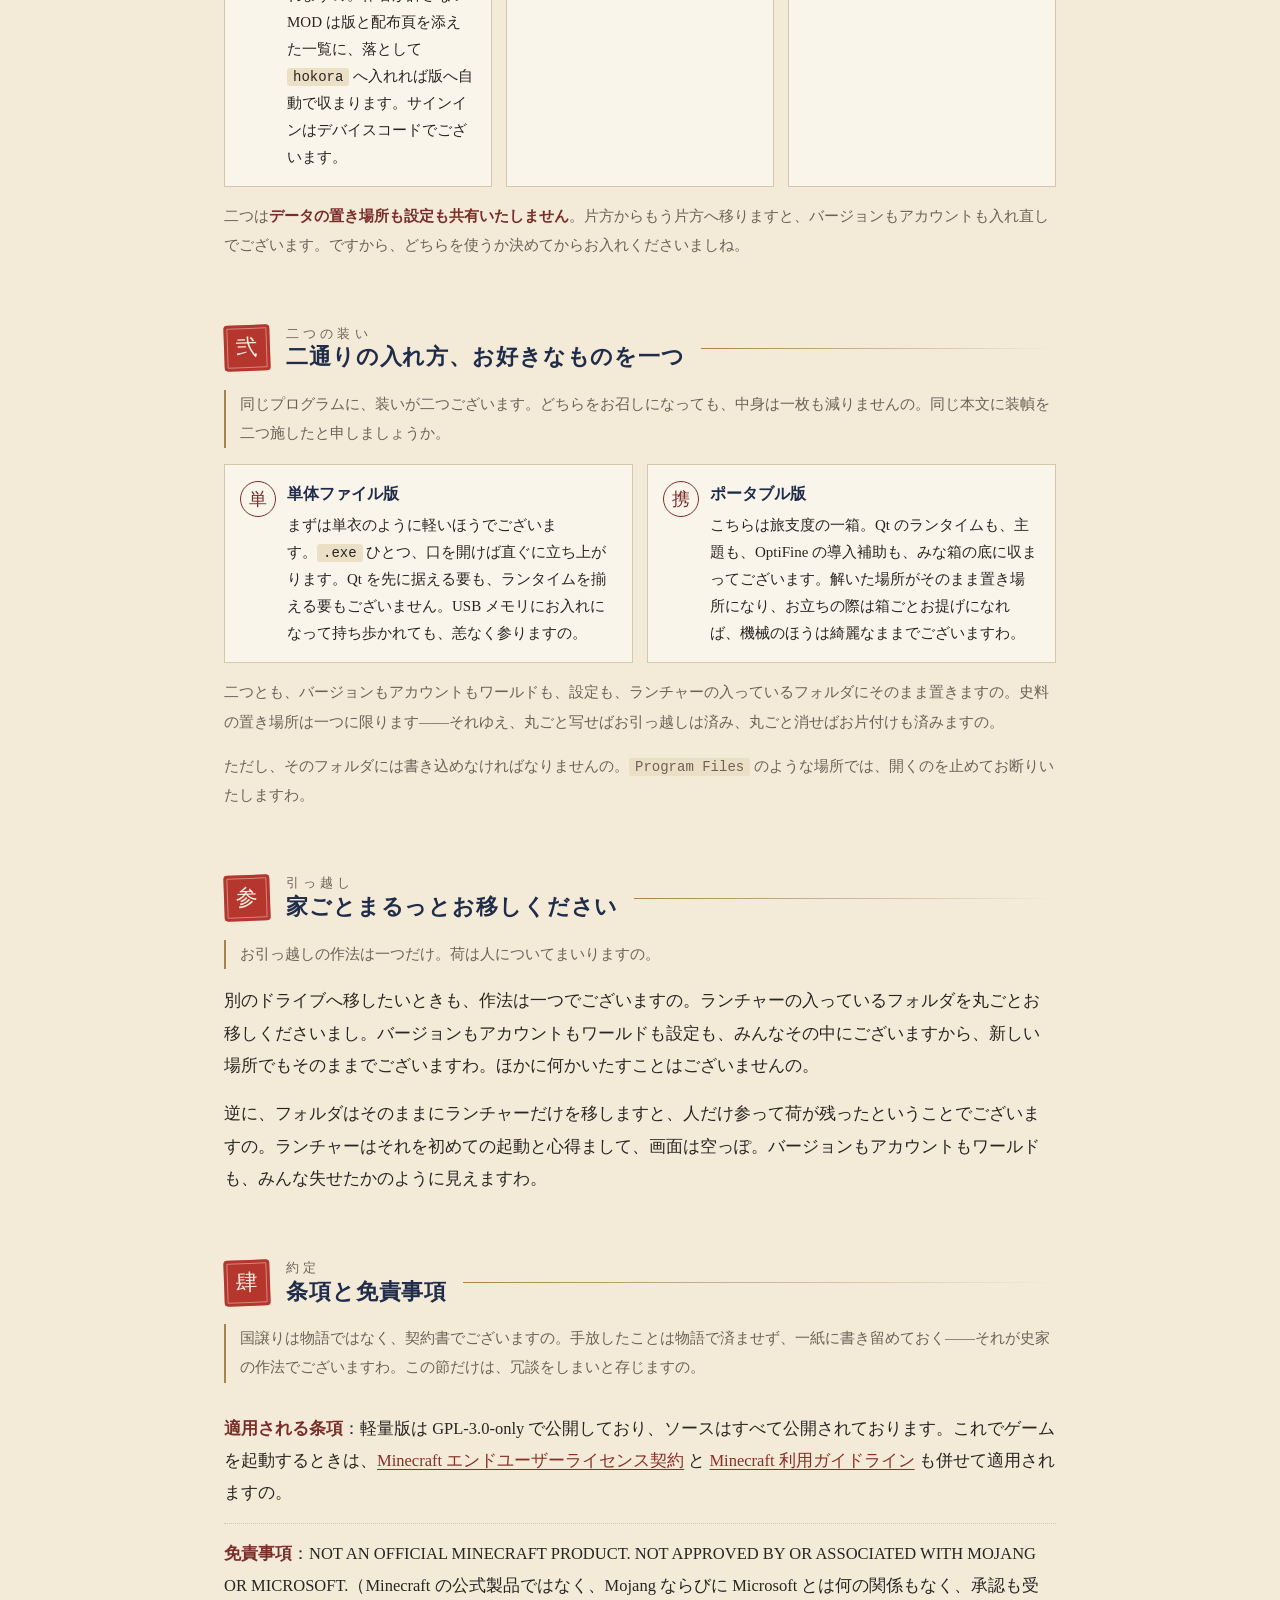
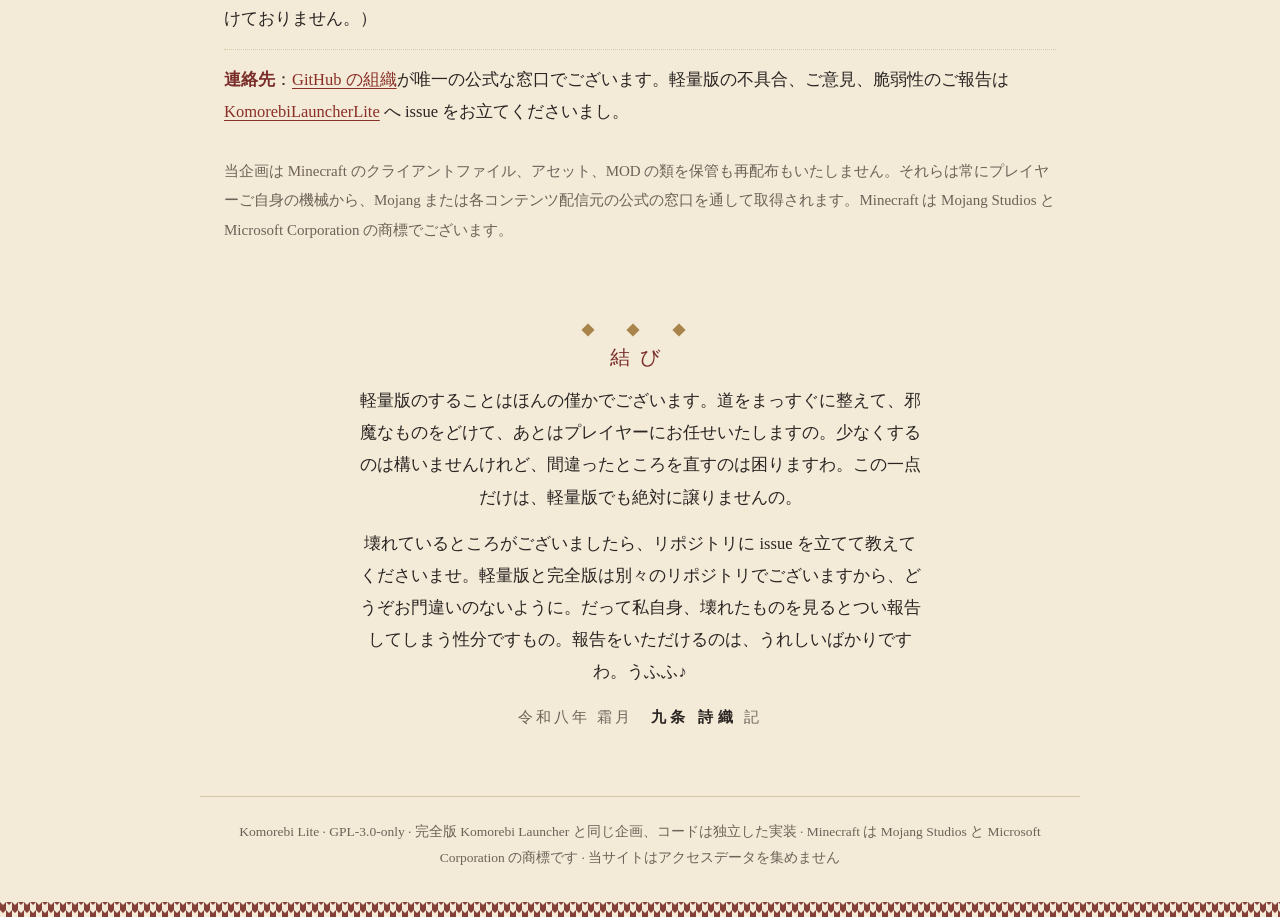
<file: ja/lite/index.html>
<!DOCTYPE html>
<html lang="ja">
<head>
<meta charset="utf-8">
<meta name="viewport" content="width=device-width, initial-scale=1">
<title>Komorebi Lite — 入れてすぐ使える軽量版 Minecraft ランチャー</title>
<meta name="description" content="Komorebi Lite は Komorebi Launcher の軽量版です。独立した実装で、小さく、実行するだけですぐ動きます。導入 → Java を選ぶ → バージョンを入れる → 起動、という道だけを残しました。">
<meta name="color-scheme" content="light dark">
<link rel="icon" href="../../assets/KomorebiLauncher.ico">
<link rel="alternate" hreflang="zh-CN" href="https://komorebilauncher.github.io/lite/">
<link rel="alternate" hreflang="ja" href="https://komorebilauncher.github.io/ja/lite/">
<link rel="stylesheet" href="../../assets/site.css">
</head>
<body>

<div class="yagasuri" aria-hidden="true"></div>

<header>
  <nav class="lang" aria-label="语言 / 言語">
    <a href="../../lite/" lang="zh-CN" hreflang="zh-CN">中文</a><a href="./" lang="ja" aria-current="page">日本語</a>
  </nav>
  <div class="komorebi" aria-hidden="true"></div>
  <div class="komorebi b" aria-hidden="true"></div>
  <div class="hero">
    <p class="tategaki" aria-hidden="true">木漏れ日<small>こもれび</small></p>
    <div>
      <div class="brand">
        <div class="crest"><img src="../../assets/KomorebiLauncher.ico" alt="Komorebi Lite のアイコン" width="60" height="60"></div>
        <div>
          <h1>Komorebi Lite</h1>
          <p class="kana">こもれび らいと</p>
        </div>
      </div>
      <p class="tag">同じ企画の軽量版でございます。普通のプレイヤーが実際に使うところだけを残しました。導入 → Java を選ぶ → バージョンを入れる → 起動。道は短く。</p>
      <p class="meaning">「Komorebi」は「木漏れ日」、枝葉のあいだから漏れてくる日の光のことですわ。</p>
      <div class="buttons">
        <a class="button primary" href="https://github.com/KomorebiLauncher/KomorebiLauncherLite/releases/latest">軽量版をダウンロード</a>
        <a class="button" href="../../">完全版</a>
        <a class="button" href="https://github.com/KomorebiLauncher/KomorebiLauncherLite">ソースコード</a>
        <a class="button" href="https://github.com/KomorebiLauncher/KomorebiLauncherLite/issues">不具合の報告</a>
      </div>
      <div class="waka">
        <span class="uta">木の間より もりくる月の 影見れば 心づくしの 秋は来にけり</span>
        <span class="src">——『古今和歌集』秋上・よみ人しらず</span>
      </div>
    </div>
  </div>
</header>

<main>

<div class="hashigaki">
  <div class="label">端書き</div>
  <p>この頁は軽量版のお話でございます。同じ企画に版が二つございまして、<strong>完全版</strong>は Prism Launcher の構造をそのまま受け継いだ、機能の揃ったほう。モデパックの界隈まで手を伸ばせます。<strong>軽量版</strong>は、普通のプレイヤーが実際に使う一本道だけを残したほうでございます。リポジトリも、データの置き場所も、配布物も別々ですの。ですから二つは互いに干渉いたしませんし、片方がもう片方の代わりになることもございません。</p>
  <p>軽量版のコードは<strong>独立した実装</strong>でございます。アカウントの認証も、バージョンの導入も、起動引数の組み立ても、公開されているプロトコルと形式に沿って書き直したもので、完全版や上流のソースは一切持ち込んでおりません。以下に書きますのは、0.2.4 が今この瞬間にしていることでございます。いつかするつもりのことは、一切書きません。だって「するつもり」を「した」と書いてしまうのは、史料を読む者がいちばん畏れることですもの。</p>
</div>

<section id="shusha">
  <div class="sec-head"><span class="seal">壱</span><h2><span class="jp">取捨</span>残したものと、手放したもの</h2></div>
  <p class="aside">「取捨」と申しますのは、要は諦めが肝心ということでございますわ。手放したものを、なかったことにはいたしません。</p>
  <ul class="features triad">
    <li data-k="取"><strong>残したもの</strong>
      <p>ローダーは五つ、NeoForge・Forge・Fabric・Quilt、それに OptiFine。モデパックは CurseForge と Modrinth から、手元の <code>.zip</code> や <code>.mrpack</code> も承ります。</p>
      <p>導入の前に版をお選びいただきますの、版の番号はのちの考証に残す注でございますから。MOD もスクリーンショットもここで見られますの。作者が許さない MOD は版と配布頁を添えた一覧に、落として <code>hokora</code> へ入れれば版へ自動で収まります。サインインはデバイスコードでございます。</p>
    </li>
    <li data-k="譲"><strong>手放したもの</strong>LiteLoader。ATLauncher、FTB、Technic のモデパックと、MultiMC・PolyMC が書き出した圧縮ファイル。データパックの管理。認可コードと PKCE の流れ、外部の認証サーバー。ドライブを選べるデータの置き場所。三つの配置をもつ大正浪漫の外観でございます。</li>
    <li data-k="共"><strong>どちらも同じ</strong>簡体字中国語、English、日本語。コマンドラインの入口。ワールドとスクリーンショットの行き先。こちらへお移りになっても、覚え直しは要りませんわ。</li>
  </ul>
  <p class="note">二つは<strong>データの置き場所も設定も共有いたしません</strong>。片方からもう片方へ移りますと、バージョンもアカウントも入れ直しでございます。ですから、どちらを使うか決めてからお入れくださいましね。</p>
</section>

<section id="shitate">
  <div class="sec-head"><span class="seal">弐</span><h2><span class="jp">二つの装い</span>二通りの入れ方、お好きなものを一つ</h2></div>
  <p class="aside">同じプログラムに、装いが二つございます。どちらをお召しになっても、中身は一枚も減りませんの。同じ本文に装幀を二つ施したと申しましょうか。</p>
  <ul class="features">
    <li data-k="単"><strong>単体ファイル版</strong>まずは単衣のように軽いほうでございます。<code>.exe</code> ひとつ、口を開けば直ぐに立ち上がります。Qt を先に据える要も、ランタイムを揃える要もございません。USB メモリにお入れになって持ち歩かれても、恙なく参りますの。</li>
    <li data-k="携"><strong>ポータブル版</strong>こちらは旅支度の一箱。Qt のランタイムも、主題も、OptiFine の導入補助も、みな箱の底に収まってございます。解いた場所がそのまま置き場所になり、お立ちの際は箱ごとお提げになれば、機械のほうは綺麗なままでございますわ。</li>
  </ul>
  <p class="note">二つとも、バージョンもアカウントもワールドも、設定も、ランチャーの入っているフォルダにそのまま置きますの。史料の置き場所は一つに限ります——それゆえ、丸ごと写せばお引っ越しは済み、丸ごと消せばお片付けも済みますの。</p>
  <p class="note">ただし、そのフォルダには書き込めなければなりませんの。<code>Program Files</code> のような場所では、開くのを止めてお断りいたしますわ。</p>
</section>

<section id="hikoshi">
  <div class="sec-head"><span class="seal">参</span><h2><span class="jp">引っ越し</span>家ごとまるっとお移しください</h2></div>
  <p class="aside">お引っ越しの作法は一つだけ。荷は人についてまいりますの。</p>
  <p>別のドライブへ移したいときも、作法は一つでございますの。ランチャーの入っているフォルダを丸ごとお移しくださいまし。バージョンもアカウントもワールドも設定も、みんなその中にございますから、新しい場所でもそのままでございますわ。ほかに何かいたすことはございませんの。</p>
  <p>逆に、フォルダはそのままにランチャーだけを移しますと、人だけ参って荷が残ったということでございますの。ランチャーはそれを初めての起動と心得まして、画面は空っぽ。バージョンもアカウントもワールドも、みんな失せたかのように見えますわ。</p>
</section>

<section id="yakujo">
  <div class="sec-head"><span class="seal">肆</span><h2><span class="jp">約定</span>条項と免責事項</h2></div>
  <p class="aside">国譲りは物語ではなく、契約書でございますの。手放したことは物語で済ませず、一紙に書き留めておく——それが史家の作法でございますわ。この節だけは、冗談をしまいと存じますの。</p>
  <ul class="roll">
    <li><strong>適用される条項</strong>：軽量版は GPL-3.0-only で公開しており、ソースはすべて公開されております。これでゲームを起動するときは、<a href="https://www.minecraft.net/en-us/eula">Minecraft エンドユーザーライセンス契約</a> と <a href="https://www.minecraft.net/en-us/usage-guidelines">Minecraft 利用ガイドライン</a> も併せて適用されますの。</li>
    <li><strong>免責事項</strong>：NOT AN OFFICIAL MINECRAFT PRODUCT. NOT APPROVED BY OR ASSOCIATED WITH MOJANG OR MICROSOFT.（Minecraft の公式製品ではなく、Mojang ならびに Microsoft とは何の関係もなく、承認も受けておりません。）</li>
    <li><strong>連絡先</strong>：<a href="https://github.com/KomorebiLauncher">GitHub の組織</a>が唯一の公式な窓口でございます。軽量版の不具合、ご意見、脆弱性のご報告は <a href="https://github.com/KomorebiLauncher/KomorebiLauncherLite/issues">KomorebiLauncherLite</a> へ issue をお立てくださいまし。</li>
  </ul>
  <p class="note">当企画は Minecraft のクライアントファイル、アセット、MOD の類を保管も再配布もいたしません。それらは常にプレイヤーご自身の機械から、Mojang または各コンテンツ配信元の公式の窓口を通して取得されます。Minecraft は Mojang Studios と Microsoft Corporation の商標でございます。</p>
</section>

<div class="musubi">
  <div class="orn" aria-hidden="true">◆ ◆ ◆</div>
  <h2><span class="jp">結び</span></h2>
  <p>軽量版のすることはほんの僅かでございます。道をまっすぐに整えて、邪魔なものをどけて、あとはプレイヤーにお任せいたしますの。少なくするのは構いませんけれど、間違ったところを直すのは困りますわ。この一点だけは、軽量版でも絶対に譲りませんの。</p>
  <p>壊れているところがございましたら、リポジトリに issue を立てて教えてくださいませ。軽量版と完全版は別々のリポジトリでございますから、どうぞお門違いのないように。だって私自身、壊れたものを見るとつい報告してしまう性分ですもの。報告をいただけるのは、うれしいばかりですわ。うふふ♪</p>
  <p class="sign">令和八年 霜月　<b>九条 詩織</b> 記</p>
</div>

</main>

<footer>
  <div class="inner">
    Komorebi Lite · GPL-3.0-only · 完全版 Komorebi Launcher と同じ企画、コードは独立した実装 · Minecraft は Mojang Studios と Microsoft Corporation の商標です · 当サイトはアクセスデータを集めません
  </div>
  <div class="yagasuri" aria-hidden="true"></div>
</footer>

</body>
</html>
</file>
<file: assets/site.css>
:root {
  --paper: #f3ead8;
  --paper-2: #ebdfc6;
  --card: #faf5ea;
  --ink: #2a2522;
  --muted: #6e6257;
  --line: #d6c7a8;
  --ebicha: #7a2e2a;
  --kon: #1f2c4a;
  --gold: #a8844a;
  --shu: #b5362c;
  --link: #8a2f27;
  --light: 255, 236, 186;
  --leaf: 60, 70, 40;
  --serif: "Noto Serif SC", "Source Han Serif SC", "Source Han Serif", "Songti SC", "STSong", "SimSun", serif;
  --jp: "Yu Mincho", "YuMincho", "Hiragino Mincho ProN", "Noto Serif JP", "Noto Serif CJK JP", "MS Mincho", serif;
  --mono: ui-monospace, "Cascadia Mono", Consolas, monospace;
}
@media (prefers-color-scheme: dark) {
  :root {
    --paper: #141a29;
    --paper-2: #1a2134;
    --card: #1c2338;
    --ink: #e9e0cc;
    --muted: #a69c88;
    --line: #36405a;
    --ebicha: #c27466;
    --kon: #d9c08a;
    --gold: #cfae6b;
    --shu: #c9473b;
    --link: #e2b77a;
    --light: 230, 190, 110;
    --leaf: 0, 0, 0;
  }
}

* { box-sizing: border-box; }
html { background: var(--paper); }
body {
  margin: 0;
  color: var(--ink);
  background:
    radial-gradient(1200px 600px at 85% -10%, rgba(var(--light), .22), transparent 60%),
    radial-gradient(900px 500px at -10% 30%, rgba(var(--light), .10), transparent 60%),
    var(--paper);
  font: 16.5px/1.95 var(--serif);
  -webkit-font-smoothing: antialiased;
  overflow-wrap: break-word;
}
[lang="ja"], .jp { font-family: var(--jp); }
ruby { ruby-position: over; white-space: nowrap; }
rt { font-size: .58em; font-weight: normal; color: var(--ebicha); letter-spacing: .04em; font-style: normal; opacity: .85; }
html[lang="ja"] body { font-family: var(--jp); }
a { color: var(--link); text-decoration-thickness: 1px; text-underline-offset: 3px; }
a:hover { color: var(--shu); }
strong { color: var(--ebicha); font-weight: 700; }
code { font-family: var(--mono); font-size: 14px; background: var(--paper-2); padding: 1px 6px; border-radius: 3px; overflow-wrap: anywhere; }

.yagasuri {
  height: 16px;
  background: var(--ebicha);
  -webkit-mask: url("data:image/svg+xml,%3Csvg xmlns='http://www.w3.org/2000/svg' width='24' height='32'%3E%3Cpath d='M0 0L6 6L12 0V16L6 22L0 16Z M12 16L18 22L24 16V32H12Z M12 0L18 6L24 0Z'/%3E%3C/svg%3E") repeat-x 0 0 / 12px 16px;
          mask: url("data:image/svg+xml,%3Csvg xmlns='http://www.w3.org/2000/svg' width='24' height='32'%3E%3Cpath d='M0 0L6 6L12 0V16L6 22L0 16Z M12 16L18 22L24 16V32H12Z M12 0L18 6L24 0Z'/%3E%3C/svg%3E") repeat-x 0 0 / 12px 16px;
  opacity: .9;
}

.lang {
  position: absolute; top: 14px; right: 24px; z-index: 2;
  display: flex;
  font-size: 13px; line-height: 1.6;
  border: 1px solid var(--gold);
  background: var(--card);
}
.lang a { padding: 3px 12px; color: var(--muted); text-decoration: none; letter-spacing: .1em; }
.lang a + a { border-left: 1px solid var(--gold); }
.lang a:hover { color: var(--ebicha); }
.lang a[aria-current] { background: var(--ebicha); color: #fbf3e3; }
@media (prefers-color-scheme: dark) {
  .lang a[aria-current] { color: #1a1414; }
}

header {
  position: relative;
  overflow: hidden;
  border-bottom: 1px solid var(--line);
}
.komorebi {
  position: absolute; inset: -20%;
  pointer-events: none;
  background:
    radial-gradient(60px 40px at 18% 28%, rgba(var(--light), .55), transparent 70%),
    radial-gradient(90px 60px at 34% 62%, rgba(var(--light), .40), transparent 70%),
    radial-gradient(50px 36px at 52% 22%, rgba(var(--light), .50), transparent 70%),
    radial-gradient(120px 70px at 70% 55%, rgba(var(--light), .35), transparent 70%),
    radial-gradient(70px 44px at 86% 30%, rgba(var(--light), .50), transparent 70%),
    radial-gradient(40px 30px at 62% 80%, rgba(var(--light), .45), transparent 70%),
    radial-gradient(200px 120px at 26% 45%, rgba(var(--leaf), .07), transparent 70%),
    radial-gradient(240px 140px at 78% 70%, rgba(var(--leaf), .07), transparent 70%);
  filter: blur(6px);
  animation: sway 16s ease-in-out infinite alternate;
}
.komorebi.b {
  background:
    radial-gradient(44px 30px at 24% 70%, rgba(var(--light), .45), transparent 70%),
    radial-gradient(80px 50px at 46% 40%, rgba(var(--light), .35), transparent 70%),
    radial-gradient(56px 40px at 78% 18%, rgba(var(--light), .45), transparent 70%),
    radial-gradient(64px 40px at 92% 64%, rgba(var(--light), .40), transparent 70%);
  animation-duration: 11s;
  animation-direction: alternate-reverse;
}
@keyframes sway {
  0%   { transform: translate(0, 0) rotate(0deg); opacity: .75; }
  50%  { transform: translate(18px, -10px) rotate(.6deg); opacity: 1; }
  100% { transform: translate(-14px, 8px) rotate(-.4deg); opacity: .8; }
}
@media (prefers-reduced-motion: reduce) {
  .komorebi { animation: none; }
}

.hero {
  position: relative;
  max-width: 960px; margin: 0 auto;
  padding: 56px 24px 44px;
  display: grid;
  grid-template-columns: auto 1fr;
  gap: 40px;
  align-items: start;
}
.tategaki {
  writing-mode: vertical-rl;
  font-family: var(--jp);
  font-size: 54px;
  line-height: 1;
  letter-spacing: .28em;
  color: var(--ebicha);
  border-right: 1px solid var(--gold);
  padding: 4px 20px 0 0;
  margin: 0;
  font-weight: 600;
}
.tategaki small {
  display: block;
  font-size: 14px;
  letter-spacing: .4em;
  color: var(--muted);
  margin-right: 12px;
  font-weight: 400;
}
.brand { display: flex; align-items: center; gap: 18px; flex-wrap: wrap; }
.crest {
  width: 84px; height: 84px; border-radius: 50%;
  display: grid; place-items: center;
  background: #21252f;
  overflow: hidden;
  box-shadow: 0 0 0 1px var(--gold), 0 0 0 5px var(--paper), 0 0 0 6px var(--gold);
}
.crest img { width: 100%; height: 100%; display: block; }
h1 {
  margin: 0;
  font-size: 36px;
  font-weight: 700;
  letter-spacing: .04em;
  color: var(--kon);
}
.kana { margin: 2px 0 0; color: var(--muted); font-size: 14px; letter-spacing: .3em; }
.tag { margin: 22px 0 0; font-size: 17px; max-width: 40em; }
.meaning { margin: 8px 0 0; color: var(--muted); font-size: 15px; }

.buttons { display: flex; gap: 12px; flex-wrap: wrap; margin: 26px 0 0; }
.button {
  display: inline-flex; align-items: center; gap: 8px;
  padding: 10px 22px;
  font-size: 15px; letter-spacing: .08em;
  text-decoration: none;
  color: var(--ink);
  background: var(--card);
  border: 1px solid var(--gold);
  border-radius: 2px;
  transition: transform .15s ease, box-shadow .15s ease, background .15s ease;
}
.button:hover { color: var(--ink); transform: translateY(-1px); box-shadow: 0 4px 0 -1px var(--gold); }
.button.primary { background: var(--ebicha); border-color: var(--ebicha); color: #fbf3e3; }
.button.primary:hover { color: #fff; box-shadow: 0 4px 0 -1px var(--gold); }
@media (prefers-color-scheme: dark) {
  .button.primary { color: #1a1414; }
  .button.primary:hover { color: #000; }
}

.waka {
  margin: 34px 0 0;
  padding: 14px 0 0;
  border-top: 1px dashed var(--line);
  display: flex; gap: 22px; align-items: baseline; flex-wrap: wrap;
}
.waka .uta { font-family: var(--jp); font-size: 17px; letter-spacing: .12em; color: var(--kon); }
.waka .src { font-size: 13px; color: var(--muted); }
.waka .yaku { flex-basis: 100%; font-size: 14px; color: var(--muted); margin-top: -6px; }

main { max-width: 880px; margin: 0 auto; padding: 0 24px; }

.hashigaki {
  margin: 44px 0 0;
  padding: 20px 24px;
  background: var(--card);
  border: 1px solid var(--line);
  border-left: 4px solid var(--shu);
}
.hashigaki .label { font-family: var(--jp); color: var(--shu); font-size: 14px; letter-spacing: .3em; }
.hashigaki p { margin: 6px 0 0; }

section { margin: 64px 0 0; }
.sec-head { display: flex; align-items: center; gap: 16px; margin: 0 0 18px; }
.seal {
  flex: none;
  width: 46px; height: 46px;
  display: grid; place-items: center;
  background: var(--shu);
  color: #fbf1e4;
  font-family: var(--jp);
  font-size: 22px;
  border-radius: 4px;
  box-shadow: inset 0 0 0 3px var(--shu), inset 0 0 0 4px rgba(255,255,255,.4);
  transform: rotate(-2deg);
}
h2 { margin: 0; font-size: 22px; line-height: 1.35; color: var(--kon); letter-spacing: .04em; }
h2 .jp { display: block; font-size: 13px; color: var(--muted); letter-spacing: .32em; font-weight: 400; }
.sec-head::after { content: ""; flex: 1; height: 1px; background: linear-gradient(90deg, var(--gold), transparent); }

.aside { color: var(--muted); font-size: 15px; border-left: 2px solid var(--gold); padding-left: 14px; margin: 0 0 16px; }

.features { list-style: none; padding: 0; margin: 0; display: grid; grid-template-columns: repeat(auto-fill, minmax(380px, 1fr)); gap: 14px; }
.features li {
  position: relative;
  background: var(--card);
  border: 1px solid var(--line);
  padding: 15px 17px 15px 62px;
  font-size: 15px;
  line-height: 1.8;
}
.features li::before {
  content: attr(data-k);
  position: absolute; left: 15px; top: 16px;
  width: 34px; height: 34px;
  display: grid; place-items: center;
  font-family: var(--jp); font-size: 18px;
  color: var(--ebicha);
  border: 1px solid var(--ebicha);
  border-radius: 50%;
}
.features strong { display: block; font-size: 16px; color: var(--kon); margin-bottom: 3px; }

/* A card may carry more than one paragraph: the text breaks where it breathes, the card keeps its rhythm. */
.features li p, .roll > li p { margin: 0; }
.features li p + p, .roll > li p + p { margin-top: .7em; }

/* Three tellings side by side: the Shusha section says what was kept, what was let go, and what both share. */
.features.triad { grid-template-columns: repeat(auto-fit, minmax(240px, 1fr)); }

.ledger-wrap { overflow-x: auto; margin: 20px 0 6px; }
.ledger {
  width: 100%;
  border-collapse: collapse;
  font-size: 14.5px;
  line-height: 1.8;
  background: var(--card);
  border-top: 2px solid var(--kon);
  border-bottom: 2px solid var(--kon);
}
.ledger th {
  padding: 10px 16px;
  font-weight: 700;
  font-size: 12.5px;
  letter-spacing: .16em;
  text-align: left;
  white-space: nowrap;
  color: var(--paper);
  background: var(--kon);
}
.ledger td { padding: 13px 16px; vertical-align: top; border-bottom: 1px solid var(--line); }
.ledger th + th, .ledger td + td { border-left: 1px solid var(--line); }
.ledger tbody tr:last-child td { border-bottom: 0; }
.ledger tbody tr:hover td { background: var(--paper-2); }
.ledger td:first-child { width: 24%; font-weight: 700; color: var(--kon); }
.ledger code { padding: .06em .34em; font-size: .9em; border: 1px solid var(--line); border-radius: 3px; background: var(--paper); }
@media (max-width: 640px) {
  .ledger th, .ledger td { padding: 10px 12px; font-size: 13.5px; }
  .ledger td:first-child { width: auto; }
}
.note { color: var(--muted); font-size: 15px; }

.roll { list-style: none; padding: 0; margin: 0; }
.roll > li { padding: 14px 0; border-bottom: 1px dotted var(--line); }
.roll > li:last-child { border-bottom: 0; }

.keizu { display: flex; align-items: center; flex-wrap: wrap; row-gap: 10px; margin: 6px 0 20px; font-size: 15px; }
.keizu span { padding: 6px 14px; border: 1px solid var(--line); background: var(--card); white-space: nowrap; }
.keizu span.self { border-color: var(--ebicha); color: var(--ebicha); font-weight: 700; }
.keizu i { width: 28px; height: 1px; background: var(--gold); position: relative; }
.keizu i::after { content: ""; position: absolute; right: -1px; top: -3px; border: 3px solid transparent; border-left-color: var(--gold); }

.shokan {
  margin: 72px 0 0;
  padding: 30px 32px 22px;
  background: var(--card);
  border: 1px solid var(--line);
  box-shadow: 6px 6px 0 -1px var(--paper-2), 6px 6px 0 0 var(--line);
  font-family: Georgia, "Times New Roman", var(--serif);
  font-size: 16px;
  line-height: 1.8;
}
.shokan .label { font-family: var(--jp); color: var(--muted); font-size: 13px; letter-spacing: .3em; }
.shokan h2 { font-family: Georgia, "Times New Roman", serif; font-style: italic; margin: 4px 0 16px; }
.shokan p { margin: 0 0 14px; }
.shokan strong { color: var(--kon); }
.shokan:not([open]) { padding-bottom: 26px; }
.shokan summary { cursor: pointer; list-style: none; }
.shokan summary::-webkit-details-marker { display: none; }
.shokan summary .label { display: block; }
.shokan summary h2 { margin-bottom: 6px; }
.shokan .hint { font-size: 13.5px; color: var(--muted); }
.shokan .hint[lang="ja"] { font-family: var(--jp); }
.shokan .hint[lang="zh-CN"] { font-family: var(--serif); }
.shokan .hint::before { content: "▸"; display: inline-block; margin-right: .5em; color: var(--gold); transition: transform .2s; }
.shokan[open] .hint::before { transform: rotate(90deg); }
.shokan[open] summary { margin-bottom: 18px; }
.shokan summary:hover h2 { color: var(--kon); }
.shokan summary:focus-visible { outline: 1px dashed var(--gold); outline-offset: 6px; }

.musubi { margin: 72px 0 0; text-align: center; }
.musubi .orn { color: var(--gold); letter-spacing: 1em; font-size: 14px; }
.musubi h2 .jp { font-size: 20px; color: var(--ebicha); letter-spacing: .5em; }
.musubi p { max-width: 34em; margin: 14px auto 0; }
.sign { margin: 22px 0 0; font-family: var(--jp); color: var(--muted); letter-spacing: .2em; font-size: 15px; }
.sign b { color: var(--ink); font-weight: 600; letter-spacing: .3em; }

footer { margin-top: 64px; }
footer .inner { border-top: 1px solid var(--line); padding: 22px 24px 30px; color: var(--muted); font-size: 13.5px; text-align: center; max-width: 880px; margin: 0 auto; }

@media (max-width: 720px) {
  .hero { grid-template-columns: 1fr; gap: 20px; padding-top: 56px; }
  .tategaki { writing-mode: horizontal-tb; font-size: 34px; letter-spacing: .2em; border-right: 0; border-bottom: 1px solid var(--gold); padding: 0 0 10px; }
  .tategaki small { display: inline; margin: 0 0 0 12px; font-size: 13px; }
  h1 { font-size: 28px; }
  .features { grid-template-columns: 1fr; }
  .shokan { padding: 22px 20px 14px; }
}
</file>
